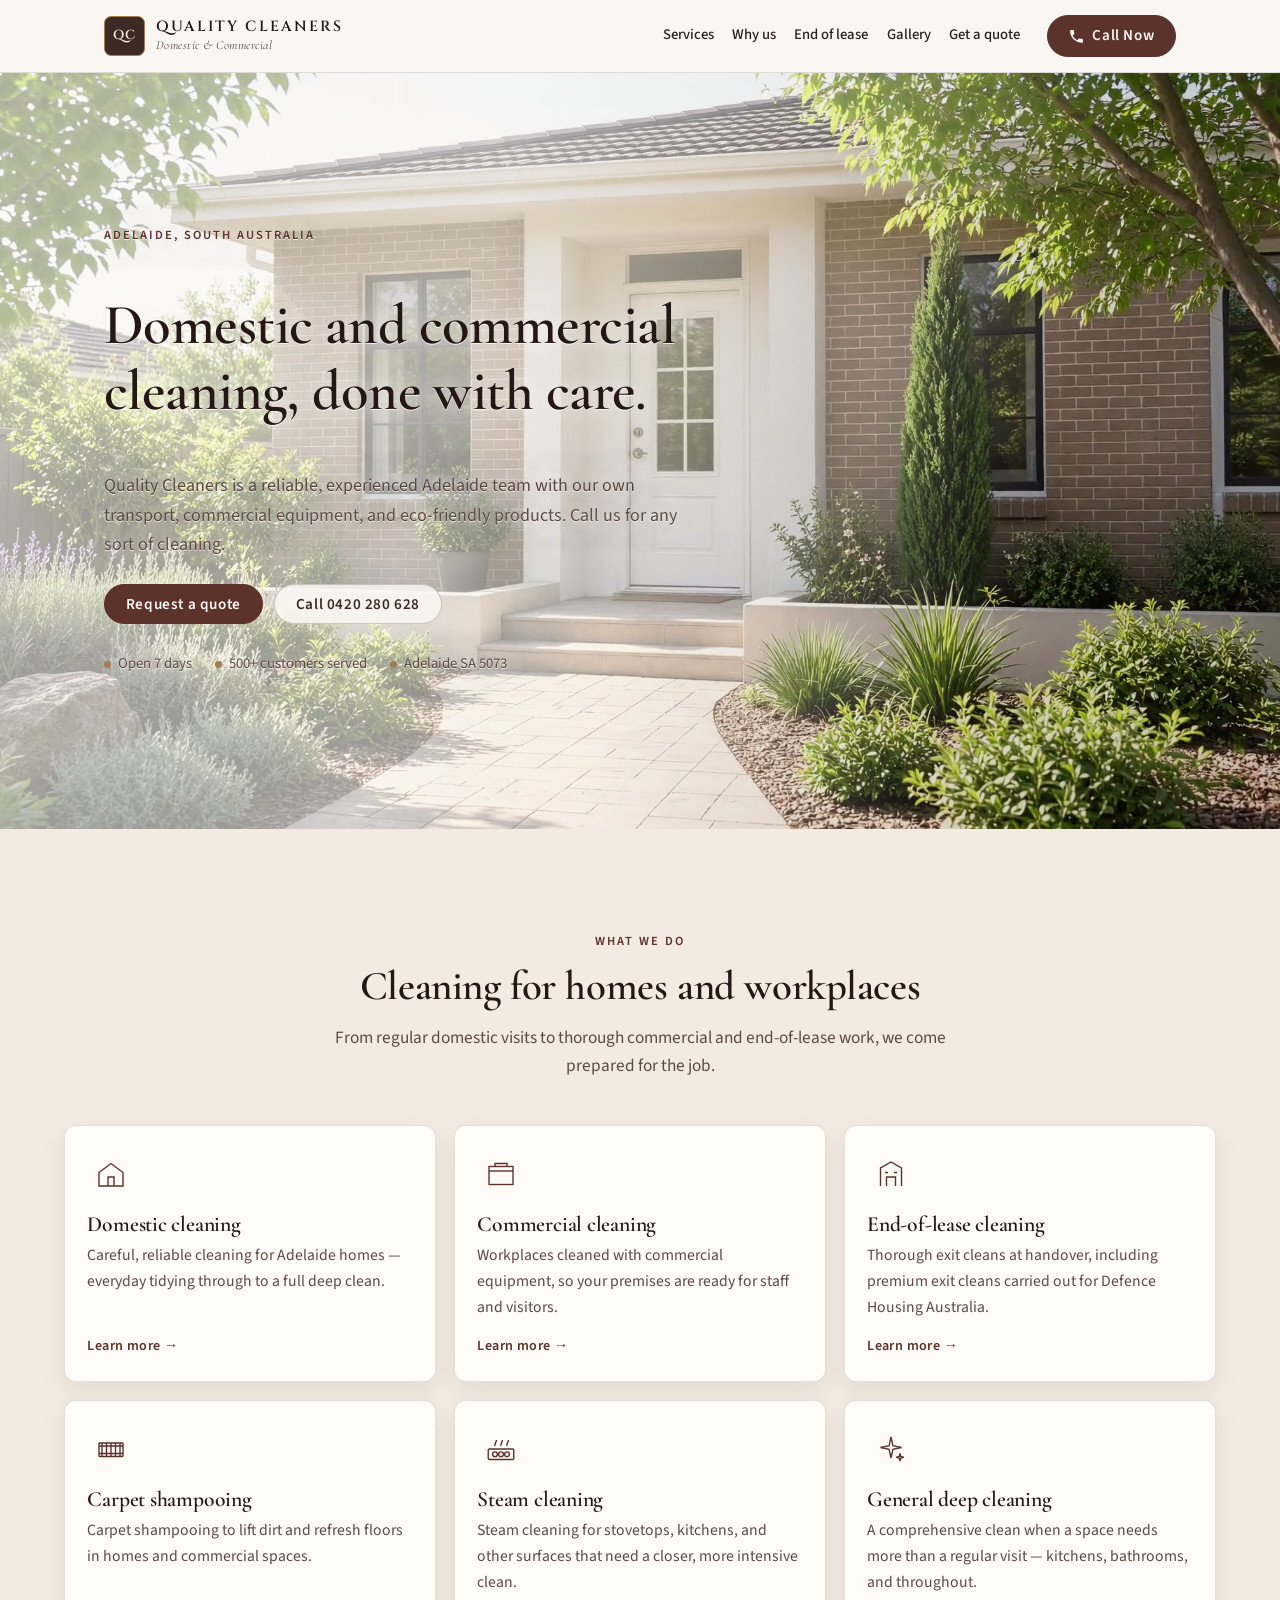
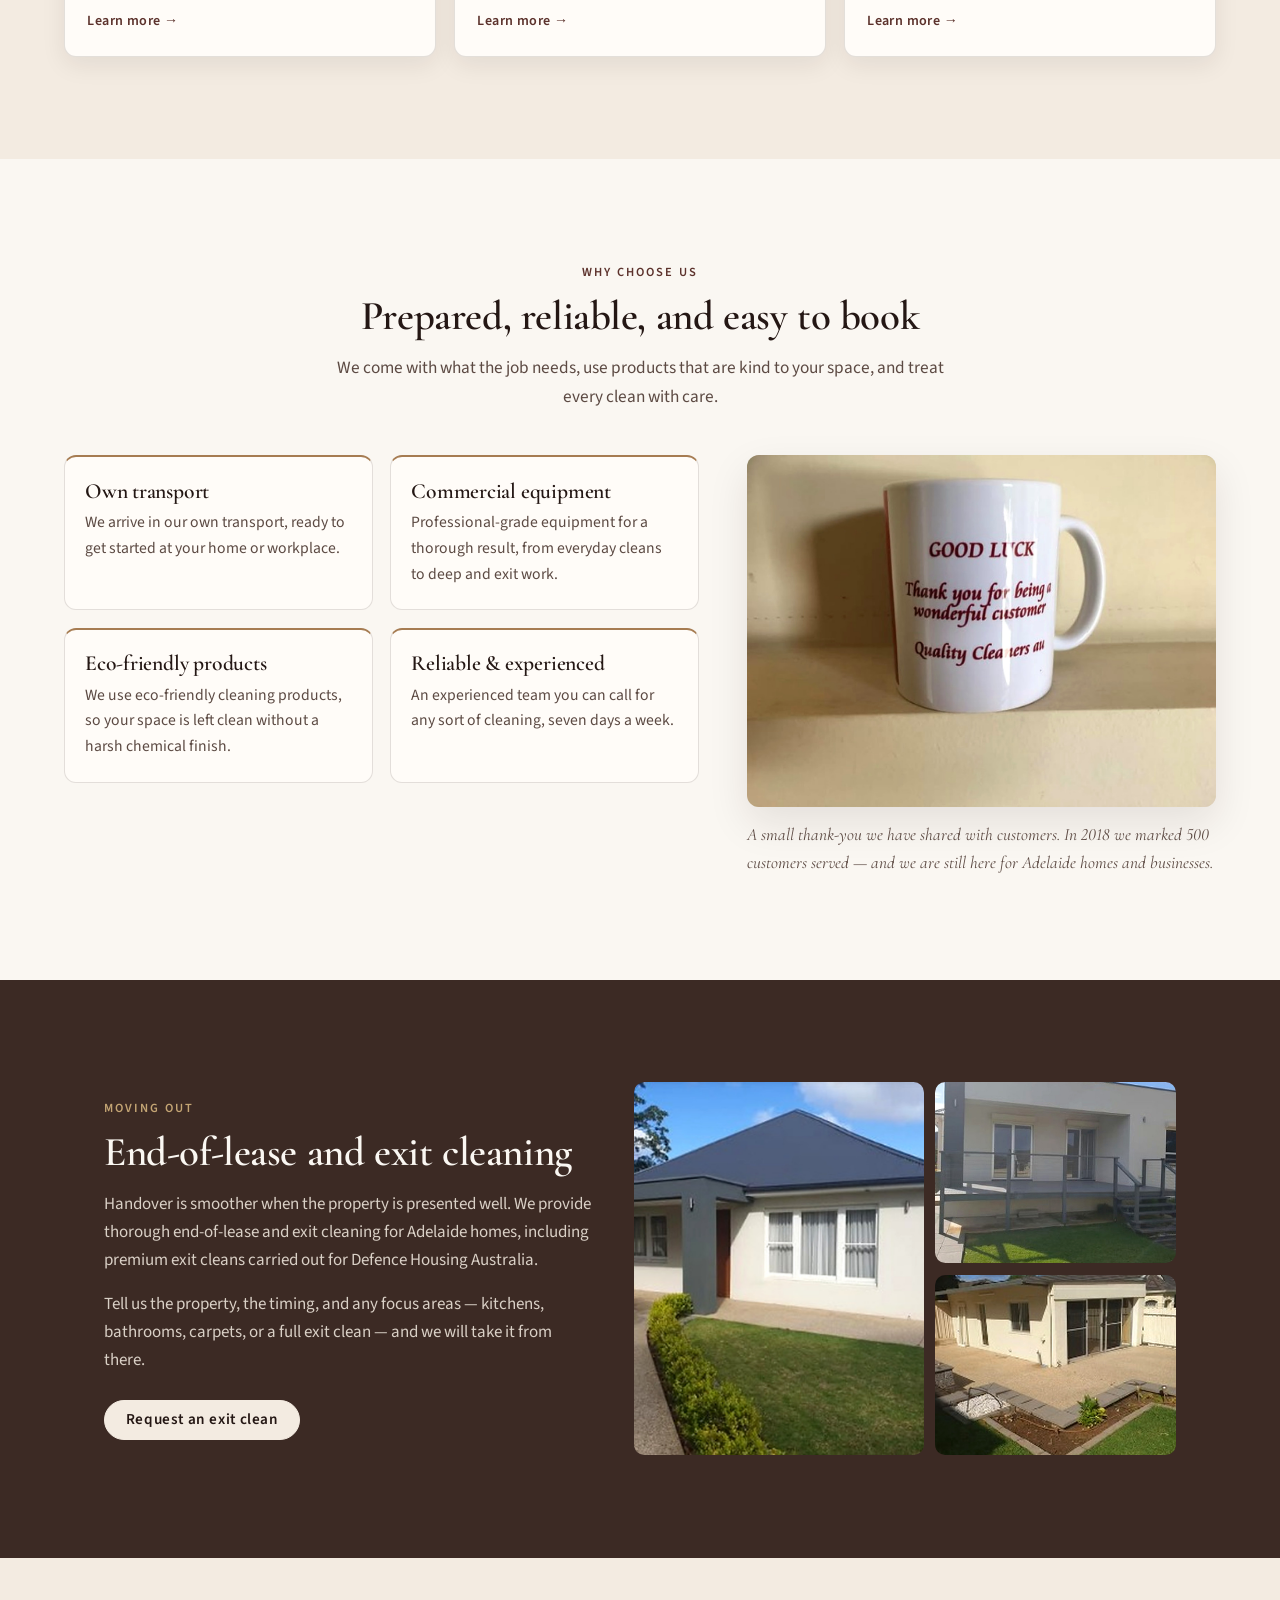
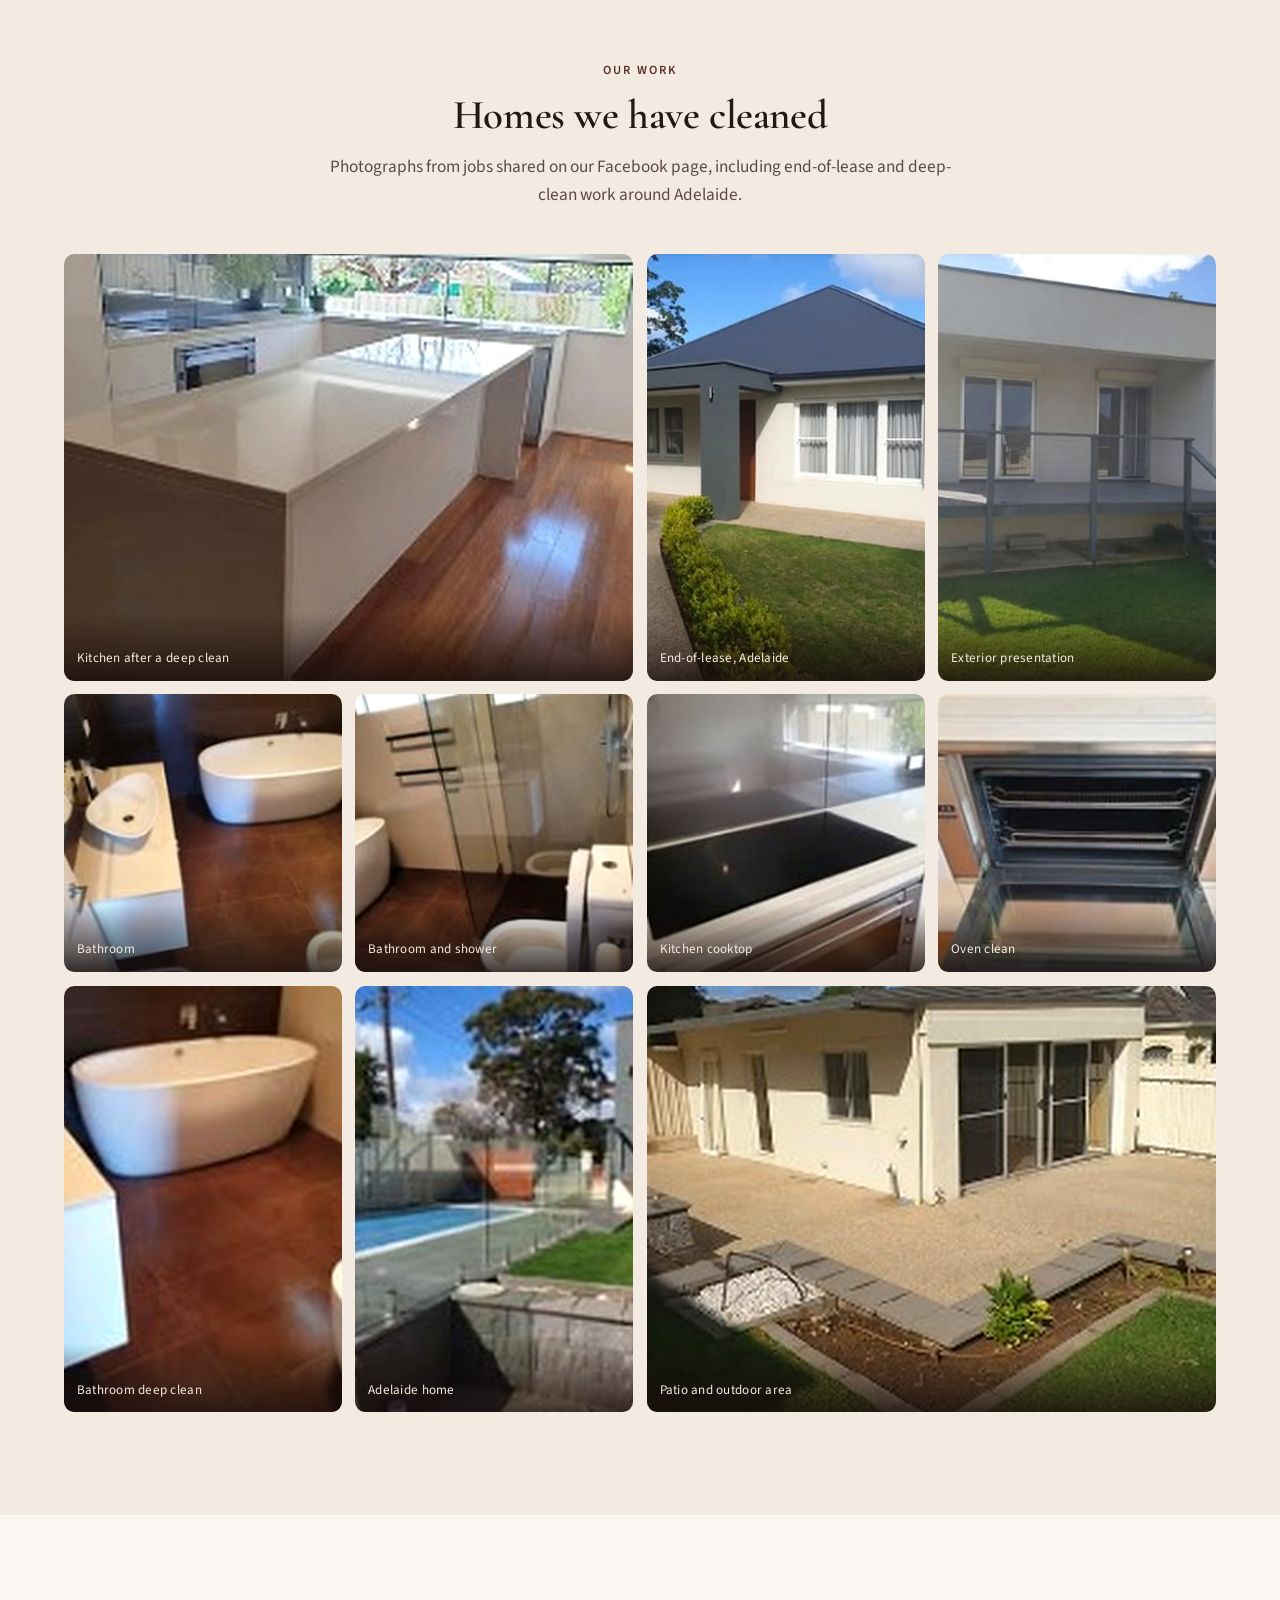
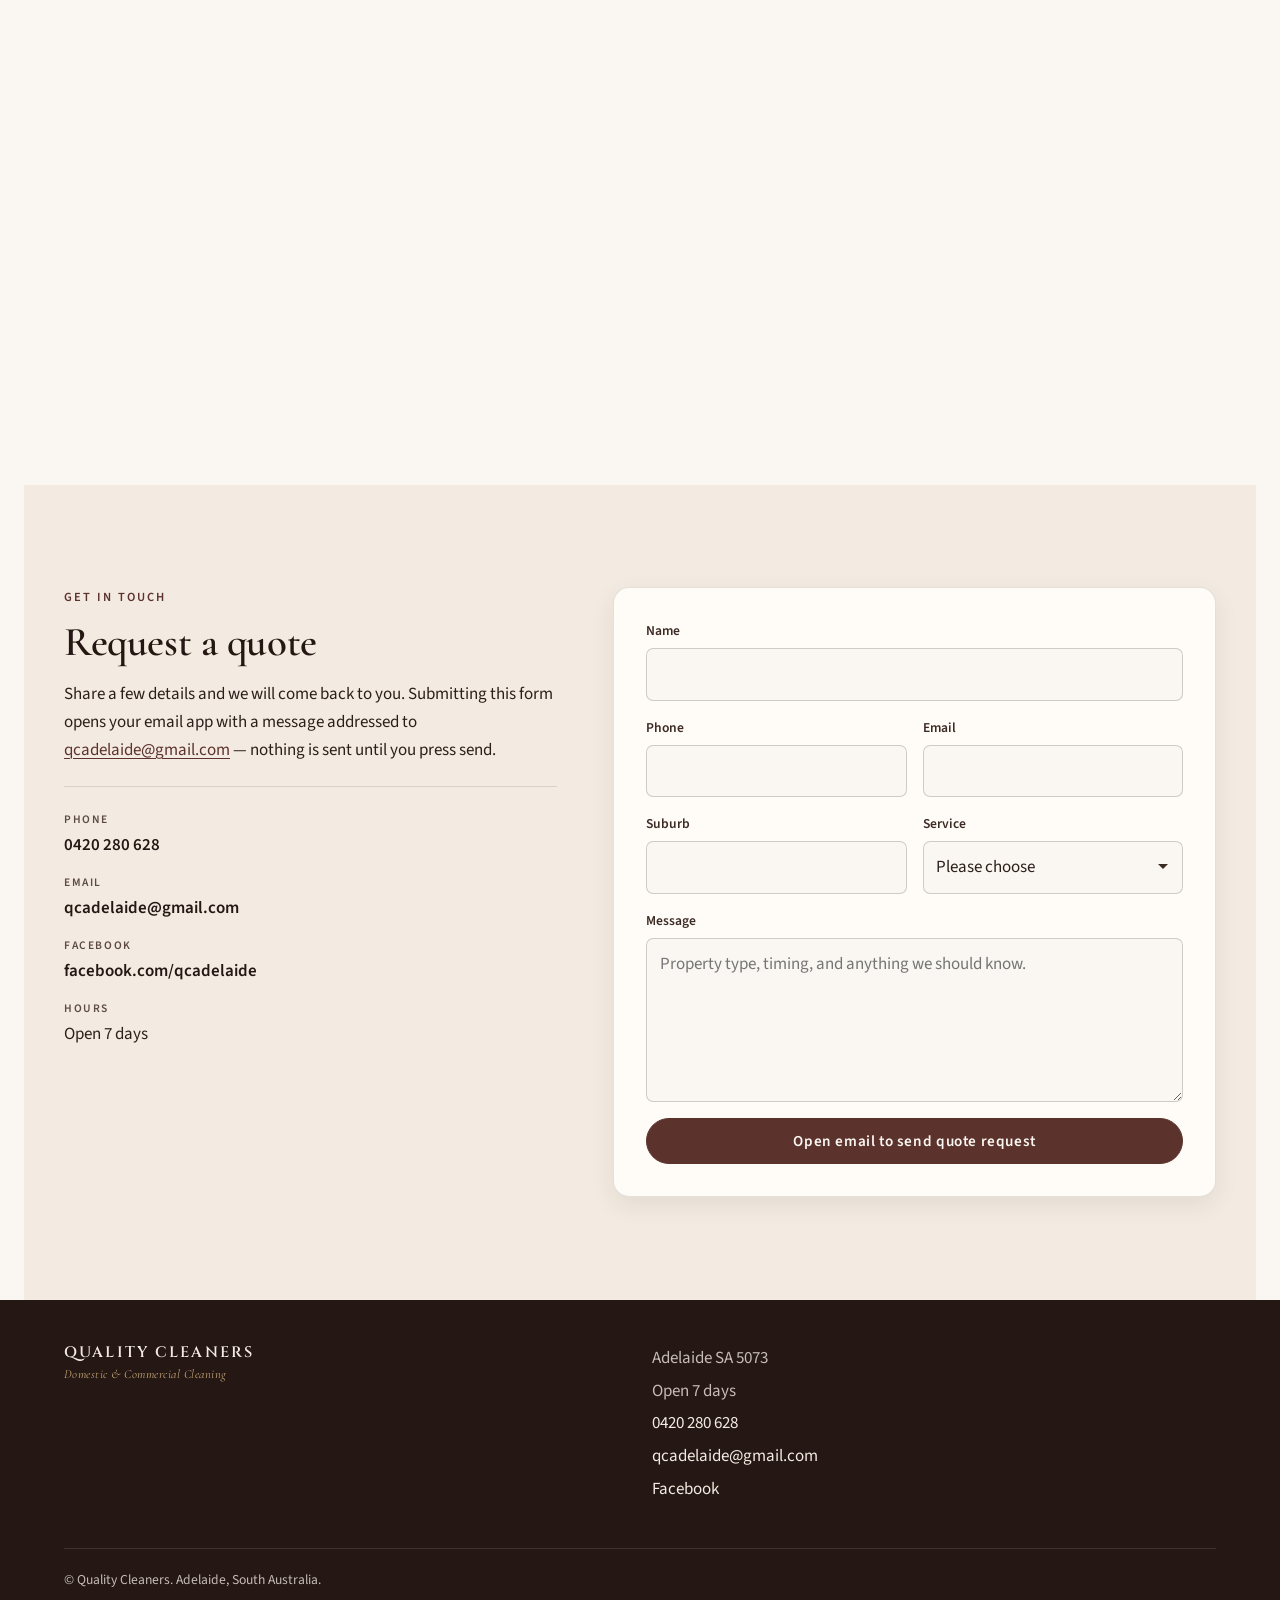
<file: index.html>
<!DOCTYPE html>
<html lang="en-AU">
<head>
  <meta charset="utf-8">
  <meta name="viewport" content="width=device-width, initial-scale=1">
  <title>Quality Cleaners | Domestic &amp; Commercial Cleaning in Adelaide</title>
  <meta name="description" content="Reliable, experienced Adelaide cleaners with our own transport, commercial equipment and eco-friendly products. Domestic, commercial, end-of-lease, carpet and steam cleaning. Open 7 days.">
  <meta name="theme-color" content="#3C2A24">
  <meta name="robots" content="index, follow">
  <meta name="geo.region" content="AU-SA">
  <meta name="geo.placename" content="Adelaide">
  <meta name="author" content="Quality Cleaners">
  <!-- TODO: Add a canonical URL and absolute og:image URL once the site has a live domain. -->
  <meta property="og:type" content="website">
  <meta property="og:locale" content="en_AU">
  <meta property="og:site_name" content="Quality Cleaners">
  <meta property="og:title" content="Quality Cleaners | Domestic &amp; Commercial Cleaning in Adelaide">
  <meta property="og:description" content="Reliable, experienced Adelaide cleaners with our own transport, commercial equipment and eco-friendly products. Open 7 days.">
  <meta property="og:image" content="images/og-image.jpg">
  <meta property="og:image:width" content="1200">
  <meta property="og:image:height" content="630">
  <meta property="og:image:alt" content="Quality Cleaners — a freshly cleaned kitchen in Adelaide.">
  <meta name="twitter:card" content="summary_large_image">
  <meta name="twitter:title" content="Quality Cleaners | Domestic &amp; Commercial Cleaning in Adelaide">
  <meta name="twitter:description" content="Reliable, experienced Adelaide cleaners. Own transport, commercial equipment, eco-friendly products. Open 7 days.">
  <meta name="twitter:image" content="images/og-image.jpg">
  <link rel="icon" href="favicon.svg" type="image/svg+xml">
  <link rel="icon" href="favicon.ico" sizes="any">
  <link rel="icon" href="favicon-32.png" type="image/png" sizes="32x32">
  <link rel="apple-touch-icon" href="apple-touch-icon.png">
  <link rel="preload" href="fonts/cinzel-normal-400-900-latin.woff2" as="font" type="font/woff2" crossorigin>
  <link rel="preload" href="fonts/cormorant-garamond-normal-400-700-latin.woff2" as="font" type="font/woff2" crossorigin>
  <link rel="preload" href="fonts/source-sans-3-normal-200-900-latin.woff2" as="font" type="font/woff2" crossorigin>
  <link rel="stylesheet" href="css/fonts.css">
  <link rel="stylesheet" href="css/styles.css">
  <script type="application/ld+json">
  {
    "@context": "https://schema.org",
    "@type": "LocalBusiness",
    "@id": "#quality-cleaners",
    "name": "Quality Cleaners",
    "alternateName": "Quality Cleaners au Domestic & Commercial Cleaning",
    "description": "Reliable, experienced Adelaide cleaners with our own transport, commercial equipment and eco-friendly products. Domestic, commercial, end-of-lease, carpet and steam cleaning.",
    "telephone": "+61420280628",
    "email": "qcadelaide@gmail.com",
    "image": "images/og-image.jpg",
    "address": {
      "@type": "PostalAddress",
      "addressLocality": "Adelaide",
      "addressRegion": "SA",
      "postalCode": "5073",
      "addressCountry": "AU"
    },
    "areaServed": {
      "@type": "City",
      "name": "Adelaide"
    },
    "openingHoursSpecification": {
      "@type": "OpeningHoursSpecification",
      "dayOfWeek": [
        "Monday", "Tuesday", "Wednesday", "Thursday", "Friday", "Saturday", "Sunday"
      ],
      "opens": "00:00",
      "closes": "23:59"
    },
    "sameAs": [
      "https://www.facebook.com/qcadelaide"
    ]
  }
  </script>
</head>
<body id="top">
  <a class="skip-link" href="#main">Skip to content</a>

  <header class="site-header" id="header">
    <div class="header-inner">
      <a class="logo" href="#top">
        <span class="logo-mark" aria-hidden="true">QC</span>
        <span class="logo-text">
          <span class="logo-name">Quality Cleaners</span>
          <span class="logo-tag">Domestic &amp; Commercial</span>
        </span>
      </a>
      <nav class="nav" id="site-nav" aria-label="Primary">
        <a href="#services">Services</a>
        <a href="#why-us">Why us</a>
        <a href="#end-of-lease">End of lease</a>
        <a href="#gallery">Gallery</a>
        <a href="#quote">Get a quote</a>
      </nav>
      <a class="btn btn-call" href="tel:+61420280628">
        <svg class="icon" viewBox="0 0 24 24" aria-hidden="true"><path fill="currentColor" d="M6.6 10.8c1.4 2.8 3.8 5.1 6.6 6.6l2.2-2.2c.3-.3.7-.4 1.1-.2 1.2.4 2.5.6 3.8.6.6 0 1 .4 1 1V20c0 .6-.4 1-1 1C10.6 21 3 13.4 3 4c0-.6.4-1 1-1h3.5c.6 0 1 .4 1 1 0 1.3.2 2.6.6 3.8.1.4 0 .8-.3 1.1L6.6 10.8z"/></svg>
        Call Now
      </a>
      <button class="nav-toggle" type="button" aria-expanded="false" aria-controls="site-nav" aria-label="Open menu">
        <span></span><span></span><span></span>
      </button>
    </div>
  </header>

  <main id="main">
    <section class="hero" aria-labelledby="hero-title">
      <div class="hero-media" aria-hidden="true">
        <video autoplay muted loop playsinline preload="metadata" poster="images/hero-poster.jpg" tabindex="-1">
          <source src="videos/hero.mp4?v=2" type="video/mp4">
          <source src="videos/hero.webm?v=2" type="video/webm">
        </video>
      </div>
      <div class="hero-overlay" aria-hidden="true"></div>
      <div class="hero-inner">
        <div class="hero-copy">
          <p class="eyebrow">Adelaide, South Australia</p>
          <h1 id="hero-title">Domestic and commercial cleaning, done with care.</h1>
          <p class="lead">Quality Cleaners is a reliable, experienced Adelaide team with our own transport, commercial equipment, and eco-friendly products. Call us for any sort of cleaning.</p>
          <div class="hero-actions">
            <a class="btn btn-primary" href="#quote">Request a quote</a>
            <a class="btn btn-ghost" href="tel:+61420280628">Call 0420 280 628</a>
          </div>
          <ul class="hero-points">
            <li>Open 7 days</li>
            <li>500+ customers served</li>
            <li>Adelaide SA 5073</li>
          </ul>
        </div>
      </div>
    </section>

    <section class="section services" id="services" aria-labelledby="services-title">
      <div class="section-head reveal">
        <p class="eyebrow">What we do</p>
        <h2 id="services-title">Cleaning for homes and workplaces</h2>
        <p class="section-intro">From regular domestic visits to thorough commercial and end-of-lease work, we come prepared for the job.</p>
      </div>
      <ul class="service-grid">
        <li>
          <a class="service-card reveal" href="services/domestic-cleaning.html">
            <span class="service-icon" aria-hidden="true">
              <svg viewBox="0 0 48 48" fill="none" stroke="currentColor" stroke-width="1.6"><path d="M8 22 L24 10 L40 22 V40 H8 Z"/><path d="M20 40 V28 H28 V40"/></svg>
            </span>
            <h3>Domestic cleaning</h3>
            <p>Careful, reliable cleaning for Adelaide homes — everyday tidying through to a full deep clean.</p>
            <span class="service-more">Learn more →</span>
          </a>
        </li>
        <li>
          <a class="service-card reveal" href="services/commercial-cleaning.html">
            <span class="service-icon" aria-hidden="true">
              <svg viewBox="0 0 48 48" fill="none" stroke="currentColor" stroke-width="1.6"><rect x="8" y="14" width="32" height="24"/><path d="M8 20 H40"/><path d="M16 14 V10 H32 V14"/></svg>
            </span>
            <h3>Commercial cleaning</h3>
            <p>Workplaces cleaned with commercial equipment, so your premises are ready for staff and visitors.</p>
            <span class="service-more">Learn more →</span>
          </a>
        </li>
        <li>
          <a class="service-card reveal" href="services/end-of-lease-cleaning.html">
            <span class="service-icon" aria-hidden="true">
              <svg viewBox="0 0 48 48" fill="none" stroke="currentColor" stroke-width="1.6"><path d="M10 40 V16 L24 8 L38 16 V40"/><path d="M18 40 V28 H30 V40"/><path d="M16 22 H20 M28 22 H32"/></svg>
            </span>
            <h3>End-of-lease cleaning</h3>
            <p>Thorough exit cleans at handover, including premium exit cleans carried out for Defence Housing Australia.</p>
            <span class="service-more">Learn more →</span>
          </a>
        </li>
        <li>
          <a class="service-card reveal" href="services/carpet-shampooing.html">
            <span class="service-icon" aria-hidden="true">
              <svg viewBox="0 0 48 48" fill="none" stroke="currentColor" stroke-width="1.6"><rect x="8" y="16" width="32" height="18" rx="1"/><path d="M12 16 V34 M18 16 V34 M24 16 V34 M30 16 V34 M36 16 V34"/><path d="M8 20 H40 M8 30 H40"/></svg>
            </span>
            <h3>Carpet shampooing</h3>
            <p>Carpet shampooing to lift dirt and refresh floors in homes and commercial spaces.</p>
            <span class="service-more">Learn more →</span>
          </a>
        </li>
        <li>
          <a class="service-card reveal" href="services/steam-cleaning.html">
            <span class="service-icon" aria-hidden="true">
              <svg viewBox="0 0 48 48" fill="none" stroke="currentColor" stroke-width="1.6"><rect x="7" y="24" width="34" height="14" rx="1.5"/><circle cx="16" cy="31" r="3.2"/><circle cx="24" cy="31" r="3.2"/><circle cx="32" cy="31" r="3.2"/><path d="M16 20 C15 16 18 15 18 12"/><path d="M24 20 C23 16 26 15 26 12"/><path d="M32 20 C31 16 34 15 34 12"/></svg>
            </span>
            <h3>Steam cleaning</h3>
            <p>Steam cleaning for stovetops, kitchens, and other surfaces that need a closer, more intensive clean.</p>
            <span class="service-more">Learn more →</span>
          </a>
        </li>
        <li>
          <a class="service-card reveal" href="services/general-deep-cleaning.html">
            <span class="service-icon" aria-hidden="true">
              <svg viewBox="0 0 48 48" fill="none" stroke="currentColor" stroke-width="1.6"><path d="M24 8 L26.5 19.5 L38 22 L26.5 24.5 L24 36 L21.5 24.5 L10 22 L21.5 19.5 Z"/><path d="M36 30 L37 34 L41 35 L37 36 L36 40 L35 36 L31 35 L35 34 Z"/></svg>
            </span>
            <h3>General deep cleaning</h3>
            <p>A comprehensive clean when a space needs more than a regular visit — kitchens, bathrooms, and throughout.</p>
            <span class="service-more">Learn more →</span>
          </a>
        </li>
      </ul>
    </section>

    <section class="section why" id="why-us" aria-labelledby="why-title">
      <div class="section-head reveal">
        <p class="eyebrow">Why choose us</p>
        <h2 id="why-title">Prepared, reliable, and easy to book</h2>
        <p class="section-intro">We come with what the job needs, use products that are kind to your space, and treat every clean with care.</p>
      </div>
      <div class="why-layout">
        <ul class="why-grid">
          <li class="reveal">
            <h3>Own transport</h3>
            <p>We arrive in our own transport, ready to get started at your home or workplace.</p>
          </li>
          <li class="reveal">
            <h3>Commercial equipment</h3>
            <p>Professional-grade equipment for a thorough result, from everyday cleans to deep and exit work.</p>
          </li>
          <li class="reveal">
            <h3>Eco-friendly products</h3>
            <p>We use eco-friendly cleaning products, so your space is left clean without a harsh chemical finish.</p>
          </li>
          <li class="reveal">
            <h3>Reliable &amp; experienced</h3>
            <p>An experienced team you can call for any sort of cleaning, seven days a week.</p>
          </li>
        </ul>
        <figure class="why-aside reveal">
          <img src="images/thank-you-mug.jpg" width="1201" height="900" alt="A Quality Cleaners thank-you mug that reads: Good luck. Thank you for being a wonderful customer.">
          <figcaption>A small thank-you we have shared with customers. In 2018 we marked 500 customers served — and we are still here for Adelaide homes and businesses.</figcaption>
        </figure>
      </div>
    </section>

    <section class="section eol" id="end-of-lease" aria-labelledby="eol-title">
      <div class="eol-copy reveal">
        <p class="eyebrow">Moving out</p>
        <h2 id="eol-title">End-of-lease and exit cleaning</h2>
        <p>Handover is smoother when the property is presented well. We provide thorough end-of-lease and exit cleaning for Adelaide homes, including premium exit cleans carried out for Defence Housing Australia.</p>
        <p>Tell us the property, the timing, and any focus areas — kitchens, bathrooms, carpets, or a full exit clean — and we will take it from there.</p>
        <a class="btn btn-primary" href="?service=end-of-lease-cleaning#quote">Request an exit clean</a>
      </div>
      <div class="eol-photos reveal">
        <figure>
          <img src="images/gallery-house-front.jpg" width="936" height="900" alt="A freshly presented Adelaide home after an end-of-lease clean.">
        </figure>
        <figure>
          <img src="images/gallery-house-balcony.jpg" width="936" height="900" alt="A modern Adelaide townhouse with a clean outdoor deck and lawn.">
        </figure>
        <figure>
          <img src="images/gallery-house-patio.jpg" width="900" height="904" alt="A clean patio and backyard after an exit clean.">
        </figure>
      </div>
    </section>

    <section class="section gallery" id="gallery" aria-labelledby="gallery-title">
      <div class="section-head reveal">
        <p class="eyebrow">Our work</p>
        <h2 id="gallery-title">Homes we have cleaned</h2>
        <p class="section-intro">Photographs from jobs shared on our Facebook page, including end-of-lease and deep-clean work around Adelaide.</p>
      </div>
      <div class="gallery-grid">
        <figure class="wide reveal">
          <img src="images/gallery-kitchen.jpg" width="900" height="904" alt="A glossy white kitchen island and timber floors after a deep clean.">
          <figcaption>Kitchen after a deep clean</figcaption>
        </figure>
        <figure class="reveal">
          <img src="images/gallery-house-front.jpg" width="936" height="900" alt="Front of an Adelaide home presented for end-of-lease handover.">
          <figcaption>End-of-lease, Adelaide</figcaption>
        </figure>
        <figure class="reveal">
          <img src="images/gallery-house-balcony.jpg" width="936" height="900" alt="Clean rear deck and facade of an Adelaide townhouse.">
          <figcaption>Exterior presentation</figcaption>
        </figure>
        <figure class="reveal">
          <img src="images/gallery-bathroom.jpg" width="600" height="604" alt="A bathroom with a clean vanity, vessel basin and freestanding bath.">
          <figcaption>Bathroom</figcaption>
        </figure>
        <figure class="reveal">
          <img src="images/gallery-shower.jpg" width="600" height="600" alt="A glass shower, toilet and tiled bathroom after cleaning.">
          <figcaption>Bathroom and shower</figcaption>
        </figure>
        <figure class="reveal">
          <img src="images/gallery-cooktop.jpg" width="600" height="604" alt="A clean induction cooktop and kitchen benchtop after steam cleaning.">
          <figcaption>Kitchen cooktop</figcaption>
        </figure>
        <figure class="reveal">
          <img src="images/gallery-oven.jpg" width="600" height="600" alt="A clean oven with the door open, shelves wiped down.">
          <figcaption>Oven clean</figcaption>
        </figure>
        <figure class="reveal">
          <img src="images/gallery-bathtub.jpg" width="600" height="600" alt="A freestanding bath and tiled bathroom floor.">
          <figcaption>Bathroom deep clean</figcaption>
        </figure>
        <figure class="reveal">
          <img src="images/gallery-house-pool.jpg" width="600" height="600" alt="An Adelaide backyard with a swimming pool, glass fencing and lawn.">
          <figcaption>Adelaide home</figcaption>
        </figure>
        <figure class="wide reveal">
          <img src="images/gallery-house-patio.jpg" width="900" height="904" alt="A clean paved patio and garden beds at the rear of a house.">
          <figcaption>Patio and outdoor area</figcaption>
        </figure>
      </div>
    </section>

    <section class="section area" id="service-area" aria-labelledby="area-title">
      <div class="area-card reveal">
        <p class="eyebrow">Where we work</p>
        <h2 id="area-title">Cleaning across Adelaide</h2>
        <p>Quality Cleaners is based in Adelaide, South Australia, postcode 5073. We clean homes and commercial premises across Adelaide — get in touch with your suburb and we will let you know how we can help.</p>
        <!-- TODO: Confirm street address. An older cover image showed 80 Montacute Road, Hectorville, Adelaide 5073. Displaying only Adelaide SA 5073 until confirmed. -->
        <p class="area-address">
          <strong>Adelaide SA 5073</strong>
          <span>Open 7 days</span>
        </p>
        <div class="area-actions">
          <a class="btn btn-primary" href="#quote">Request a quote</a>
          <a class="btn btn-ghost" href="tel:+61420280628">Call 0420 280 628</a>
        </div>
      </div>
    </section>

    <section class="section quote" id="quote" aria-labelledby="quote-title">
      <div class="quote-intro reveal">
        <p class="eyebrow">Get in touch</p>
        <h2 id="quote-title">Request a quote</h2>
        <p>Share a few details and we will come back to you. Submitting this form opens your email app with a message addressed to <a href="mailto:qcadelaide@gmail.com">qcadelaide@gmail.com</a> — nothing is sent until you press send.</p>
        <ul class="contact-list">
          <li>
            <span class="label">Phone</span>
            <a href="tel:+61420280628">0420 280 628</a>
          </li>
          <li>
            <span class="label">Email</span>
            <a href="mailto:qcadelaide@gmail.com">qcadelaide@gmail.com</a>
          </li>
          <li>
            <span class="label">Facebook</span>
            <a href="https://www.facebook.com/qcadelaide" rel="noopener noreferrer" target="_blank">facebook.com/qcadelaide</a>
          </li>
          <li>
            <span class="label">Hours</span>
            <span>Open 7 days</span>
          </li>
        </ul>
      </div>
      <form class="quote-form reveal" id="quote-form" action="mailto:qcadelaide@gmail.com" method="post" enctype="text/plain" novalidate>
        <div class="field">
          <label for="name">Name</label>
          <input id="name" name="name" type="text" autocomplete="name" required>
        </div>
        <div class="field-row">
          <div class="field">
            <label for="phone">Phone</label>
            <input id="phone" name="phone" type="tel" autocomplete="tel" inputmode="tel" required>
          </div>
          <div class="field">
            <label for="email">Email</label>
            <input id="email" name="email" type="email" autocomplete="email" required>
          </div>
        </div>
        <div class="field-row">
          <div class="field">
            <label for="suburb">Suburb</label>
            <input id="suburb" name="suburb" type="text" autocomplete="address-level2" required>
          </div>
          <div class="field">
            <label for="service">Service</label>
            <select id="service" name="service" required>
              <option value="">Please choose</option>
              <option>Domestic cleaning</option>
              <option>Commercial cleaning</option>
              <option>End-of-lease / exit cleaning</option>
              <option>Carpet shampooing</option>
              <option>Steam cleaning</option>
              <option>General deep cleaning</option>
              <option>Other / not sure</option>
            </select>
          </div>
        </div>
        <div class="field">
          <label for="message">Message</label>
          <textarea id="message" name="message" rows="5" placeholder="Property type, timing, and anything we should know."></textarea>
        </div>
        <button class="btn btn-primary btn-submit" type="submit">Open email to send quote request</button>
        <p class="form-note" id="form-note" role="status" hidden></p>
      </form>
    </section>
  </main>

  <footer class="site-footer">
    <div class="footer-inner">
      <div class="footer-brand">
        <p class="logo-name">Quality Cleaners</p>
        <p class="logo-tag">Domestic &amp; Commercial Cleaning</p>
      </div>
      <div class="footer-contact">
        <!-- TODO: Confirm street address. An older cover image showed 80 Montacute Road, Hectorville, Adelaide 5073. Displaying only Adelaide SA 5073 until confirmed. -->
        <p>Adelaide SA 5073</p>
        <p>Open 7 days</p>
        <p><a href="tel:+61420280628">0420 280 628</a></p>
        <p><a href="mailto:qcadelaide@gmail.com">qcadelaide@gmail.com</a></p>
        <p><a href="https://www.facebook.com/qcadelaide" rel="noopener noreferrer" target="_blank">Facebook</a></p>
      </div>
      <p class="footer-copy">&copy; Quality Cleaners. Adelaide, South Australia.</p>
    </div>
  </footer>

  <script src="js/main.js"></script>
</body>
</html>
</file>
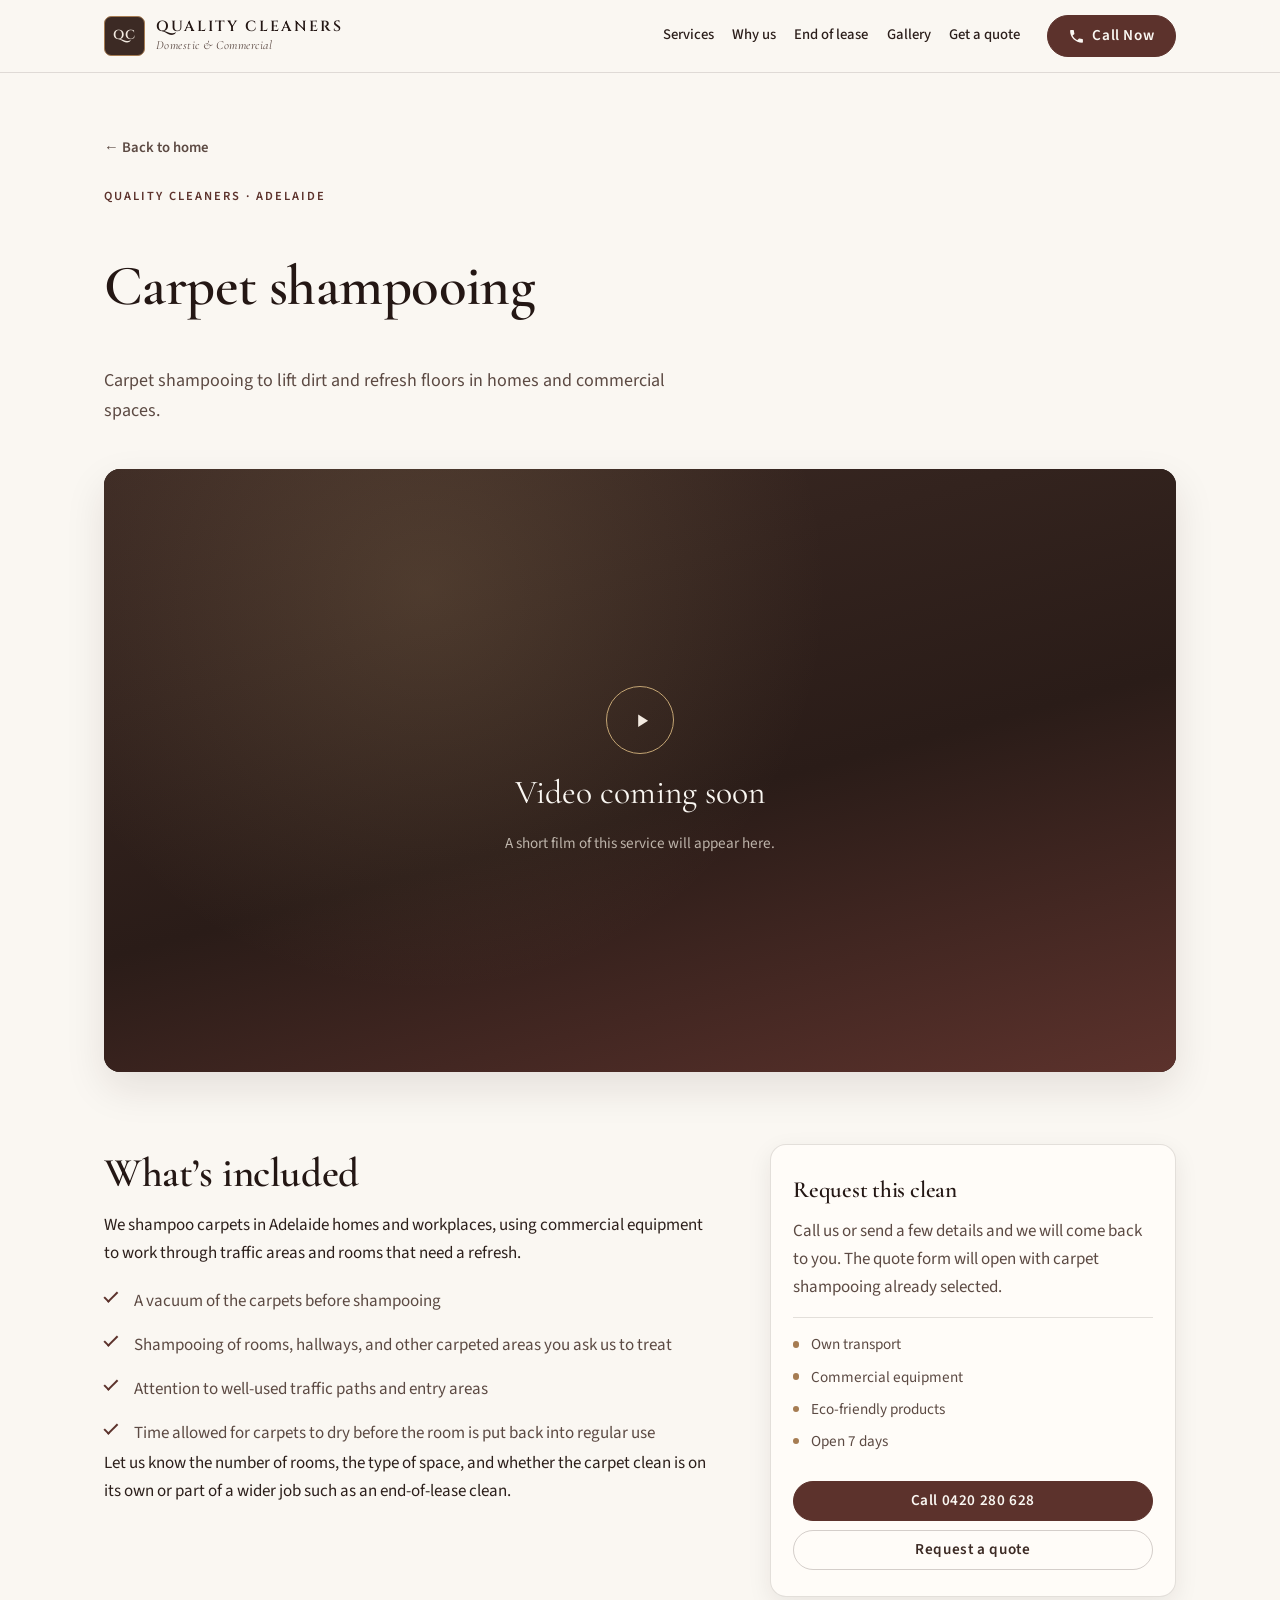
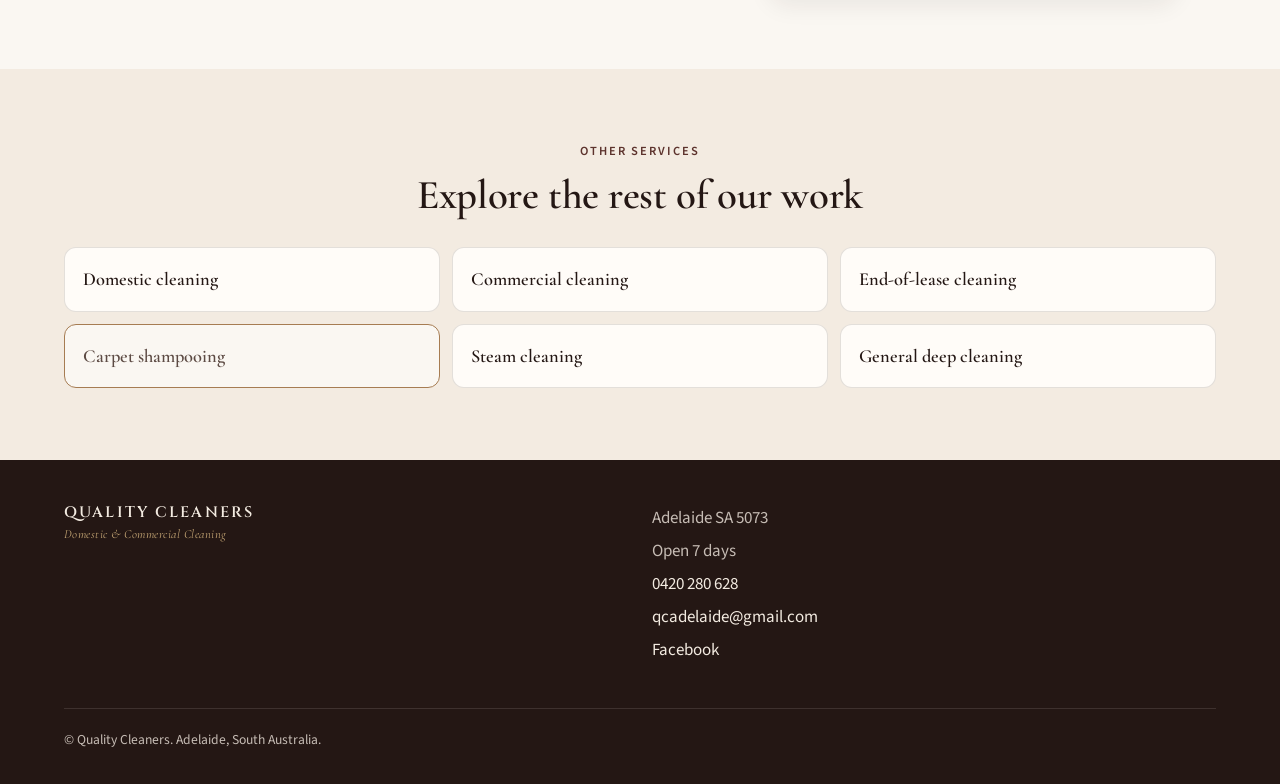
<file: services/carpet-shampooing.html>
<!DOCTYPE html>
<html lang="en-AU">
<head>
  <meta charset="utf-8">
  <meta name="viewport" content="width=device-width, initial-scale=1">
  <title>Carpet Shampooing in Adelaide | Quality Cleaners</title>
  <meta name="description" content="Carpet shampooing for Adelaide homes and commercial spaces, using commercial equipment. Open 7 days.">
  <meta name="theme-color" content="#3C2A24">
  <meta name="robots" content="index, follow">
  <meta name="geo.region" content="AU-SA">
  <meta name="geo.placename" content="Adelaide">
  <meta name="author" content="Quality Cleaners">
  <!-- TODO: Add a canonical URL and absolute og:image URL once the site has a live domain. -->
  <meta property="og:type" content="website">
  <meta property="og:locale" content="en_AU">
  <meta property="og:site_name" content="Quality Cleaners">
  <meta property="og:title" content="Carpet Shampooing in Adelaide | Quality Cleaners">
  <meta property="og:description" content="Carpet shampooing for Adelaide homes and commercial spaces, using commercial equipment. Open 7 days.">
  <meta property="og:image" content="../images/og-image.jpg">
  <meta property="og:image:width" content="1200">
  <meta property="og:image:height" content="630">
  <meta property="og:image:alt" content="Quality Cleaners — a freshly cleaned kitchen in Adelaide.">
  <meta name="twitter:card" content="summary_large_image">
  <meta name="twitter:title" content="Carpet Shampooing in Adelaide | Quality Cleaners">
  <meta name="twitter:description" content="Carpet shampooing for Adelaide homes and commercial spaces, using commercial equipment. Open 7 days.">
  <meta name="twitter:image" content="../images/og-image.jpg">
  <link rel="icon" href="../favicon.svg" type="image/svg+xml">
  <link rel="icon" href="../favicon.ico" sizes="any">
  <link rel="icon" href="../favicon-32.png" type="image/png" sizes="32x32">
  <link rel="apple-touch-icon" href="../apple-touch-icon.png">
  <link rel="preload" href="../fonts/cinzel-normal-400-900-latin.woff2" as="font" type="font/woff2" crossorigin>
  <link rel="preload" href="../fonts/cormorant-garamond-normal-400-700-latin.woff2" as="font" type="font/woff2" crossorigin>
  <link rel="preload" href="../fonts/source-sans-3-normal-200-900-latin.woff2" as="font" type="font/woff2" crossorigin>
  <link rel="stylesheet" href="../css/fonts.css">
  <link rel="stylesheet" href="../css/styles.css">
</head>
<body id="top">
  <a class="skip-link" href="#main">Skip to content</a>

  <header class="site-header" id="header">
    <div class="header-inner">
      <a class="logo" href="../index.html">
        <span class="logo-mark" aria-hidden="true">QC</span>
        <span class="logo-text">
          <span class="logo-name">Quality Cleaners</span>
          <span class="logo-tag">Domestic &amp; Commercial</span>
        </span>
      </a>
      <nav class="nav" id="site-nav" aria-label="Primary">
        <a href="../index.html#services">Services</a>
        <a href="../index.html#why-us">Why us</a>
        <a href="../index.html#end-of-lease">End of lease</a>
        <a href="../index.html#gallery">Gallery</a>
        <a href="../index.html#quote">Get a quote</a>
      </nav>
      <a class="btn btn-call" href="tel:+61420280628">
        <svg class="icon" viewBox="0 0 24 24" aria-hidden="true"><path fill="currentColor" d="M6.6 10.8c1.4 2.8 3.8 5.1 6.6 6.6l2.2-2.2c.3-.3.7-.4 1.1-.2 1.2.4 2.5.6 3.8.6.6 0 1 .4 1 1V20c0 .6-.4 1-1 1C10.6 21 3 13.4 3 4c0-.6.4-1 1-1h3.5c.6 0 1 .4 1 1 0 1.3.2 2.6.6 3.8.1.4 0 .8-.3 1.1L6.6 10.8z"/></svg>
        Call Now
      </a>
      <button class="nav-toggle" type="button" aria-expanded="false" aria-controls="site-nav" aria-label="Open menu">
        <span></span><span></span><span></span>
      </button>
    </div>
  </header>

  <main id="main">
    <section class="service-hero" aria-labelledby="service-title">
      <a class="page-back" href="../index.html">← Back to home</a>
      <p class="eyebrow">Quality Cleaners · Adelaide</p>
      <h1 id="service-title">Carpet shampooing</h1>
      <p class="lead">Carpet shampooing to lift dirt and refresh floors in homes and commercial spaces.</p>
    </section>

    <section class="service-media" aria-label="Service video">
      <div class="video-frame is-ready" data-service-video>
        <video autoplay muted loop playsinline preload="auto" poster="../images/carpet-shampooing-poster.jpg" src="../videos/carpet-shampooing.mp4" aria-hidden="true">
          Your browser does not play this video. You can <a href="../videos/carpet-shampooing.mp4">download it</a> instead.
        </video>
        <div class="video-placeholder" hidden>
          <span class="play-mark" aria-hidden="true">
            <svg viewBox="0 0 24 24" fill="currentColor"><path d="M8 5v14l11-7z"/></svg>
          </span>
          <p>Video coming soon</p>
          <p class="video-note">A short film of this service will appear here.</p>
        </div>
      </div>
    </section>

    <section class="service-body">
      <div>
        <h2>What&rsquo;s included</h2>
        <p>We shampoo carpets in Adelaide homes and workplaces, using commercial equipment to work through traffic areas and rooms that need a refresh.</p>
        <ul class="checklist">
            <li>A vacuum of the carpets before shampooing</li>
            <li>Shampooing of rooms, hallways, and other carpeted areas you ask us to treat</li>
            <li>Attention to well-used traffic paths and entry areas</li>
            <li>Time allowed for carpets to dry before the room is put back into regular use</li>
        </ul>
        <p>Let us know the number of rooms, the type of space, and whether the carpet clean is on its own or part of a wider job such as an end-of-lease clean.</p>
      </div>
      <aside class="service-aside">
        <h2>Request this clean</h2>
        <p>Call us or send a few details and we will come back to you. The quote form will open with carpet shampooing already selected.</p>
        <ul class="service-facts">
          <li>Own transport</li>
          <li>Commercial equipment</li>
          <li>Eco-friendly products</li>
          <li>Open 7 days</li>
        </ul>
        <a class="btn btn-primary" href="tel:+61420280628">Call 0420 280 628</a>
        <a class="btn btn-ghost" href="../index.html?service=carpet-shampooing#quote">Request a quote</a>
      </aside>
    </section>

    <section class="other-services" aria-labelledby="other-title">
      <div class="section-head">
        <p class="eyebrow">Other services</p>
        <h2 id="other-title">Explore the rest of our work</h2>
      </div>
      <ul class="other-grid">
        <li><a href="domestic-cleaning.html">Domestic cleaning</a></li>
        <li><a href="commercial-cleaning.html">Commercial cleaning</a></li>
        <li><a href="end-of-lease-cleaning.html">End-of-lease cleaning</a></li>
        <li><span class="is-current">Carpet shampooing <span class="visually-hidden">(current page)</span></span></li>
        <li><a href="steam-cleaning.html">Steam cleaning</a></li>
        <li><a href="general-deep-cleaning.html">General deep cleaning</a></li>
      </ul>
    </section>
  </main>

  <footer class="site-footer">
    <div class="footer-inner">
      <div class="footer-brand">
        <p class="logo-name">Quality Cleaners</p>
        <p class="logo-tag">Domestic &amp; Commercial Cleaning</p>
      </div>
      <div class="footer-contact">
        <!-- TODO: Confirm street address. An older cover image showed 80 Montacute Road, Hectorville, Adelaide 5073. Displaying only Adelaide SA 5073 until confirmed. -->
        <p>Adelaide SA 5073</p>
        <p>Open 7 days</p>
        <p><a href="tel:+61420280628">0420 280 628</a></p>
        <p><a href="mailto:qcadelaide@gmail.com">qcadelaide@gmail.com</a></p>
        <p><a href="https://www.facebook.com/qcadelaide" rel="noopener noreferrer" target="_blank">Facebook</a></p>
      </div>
      <p class="footer-copy">&copy; Quality Cleaners. Adelaide, South Australia.</p>
    </div>
  </footer>

  <script src="../js/main.js"></script>
</body>
</html>
</file>
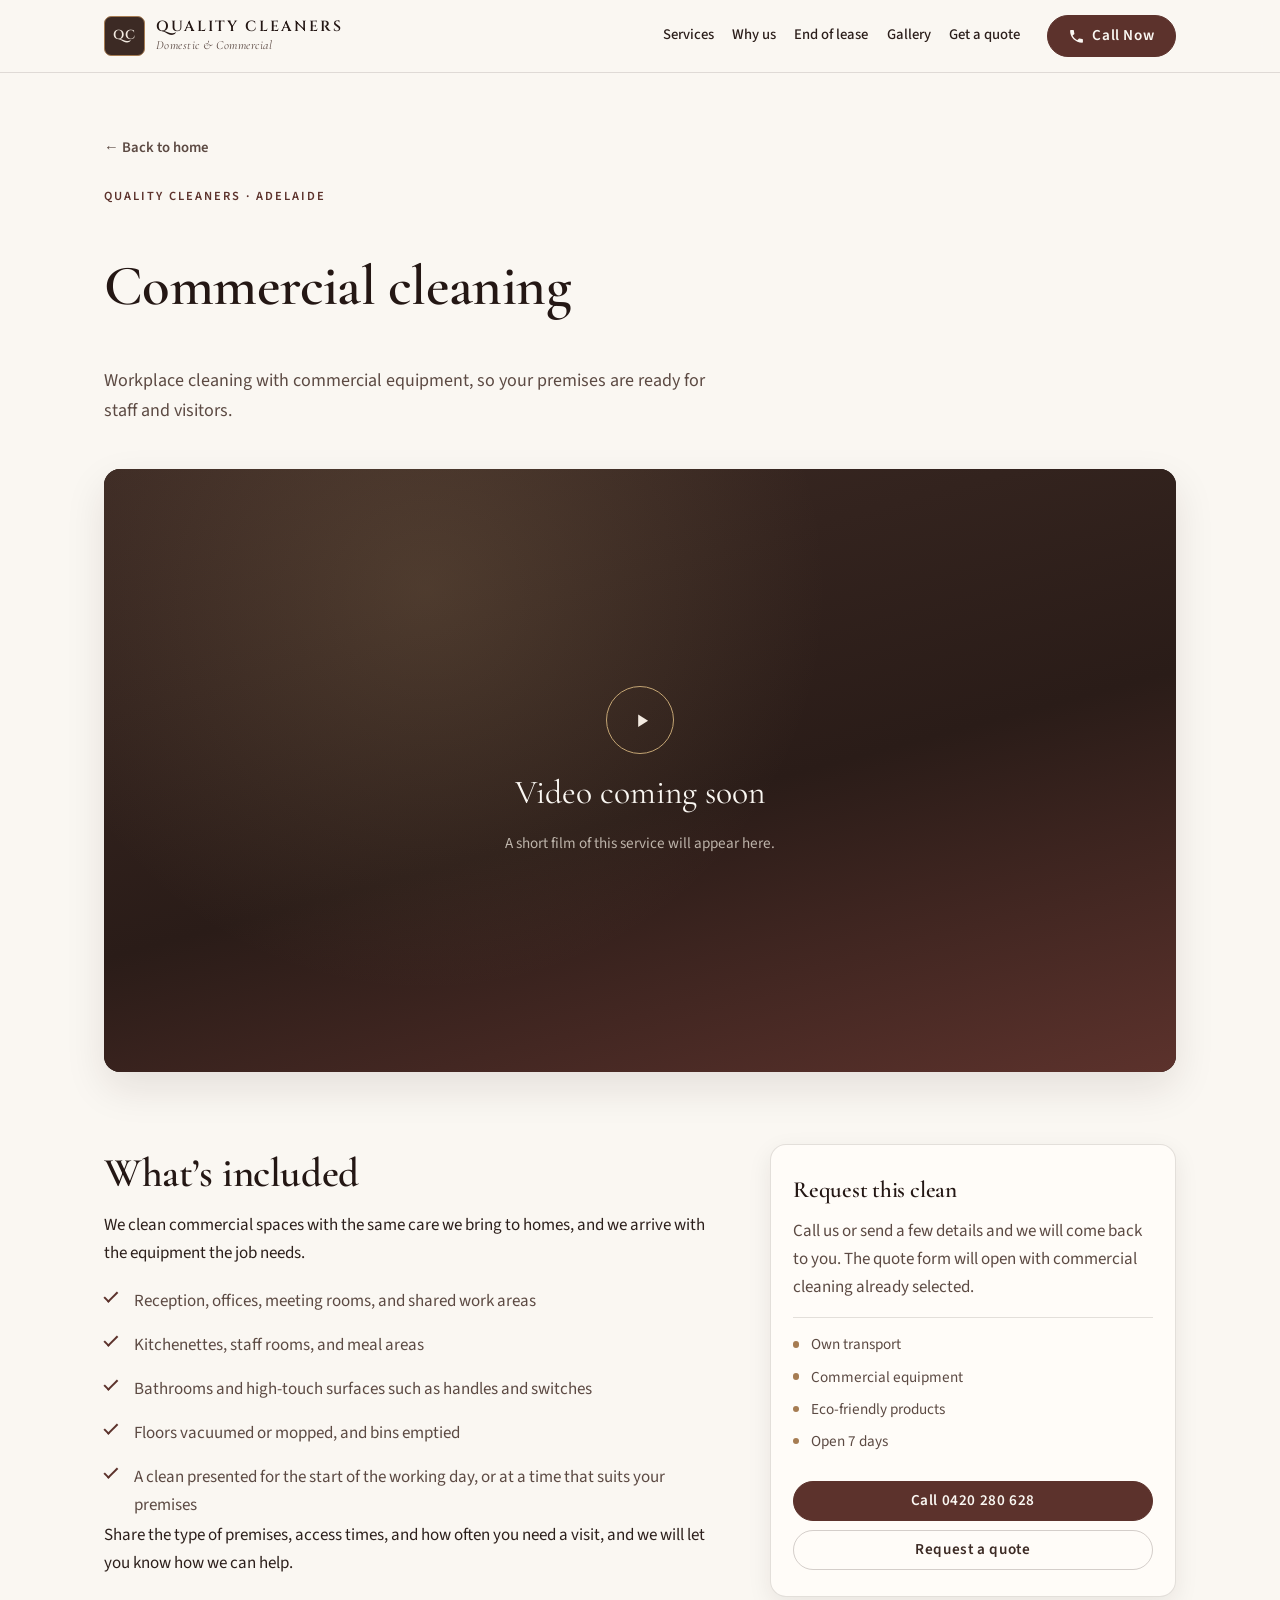
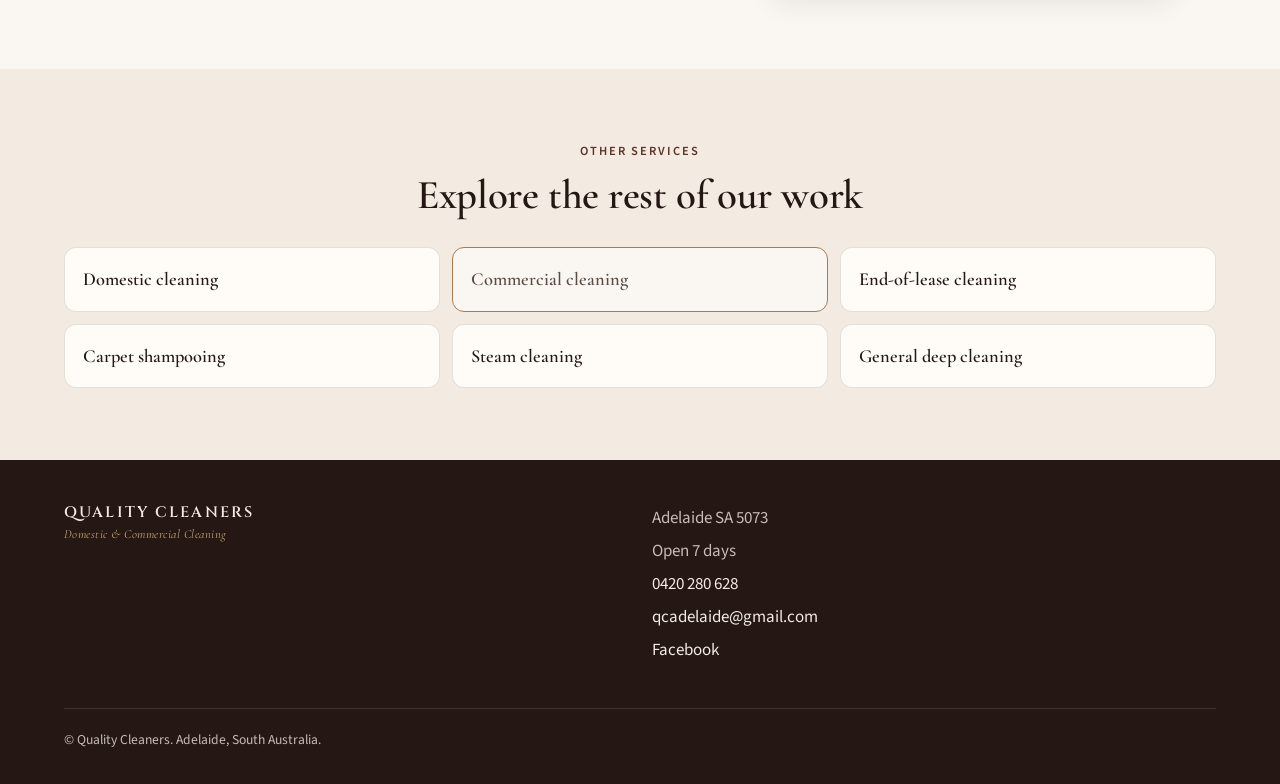
<file: services/commercial-cleaning.html>
<!DOCTYPE html>
<html lang="en-AU">
<head>
  <meta charset="utf-8">
  <meta name="viewport" content="width=device-width, initial-scale=1">
  <title>Commercial Cleaning in Adelaide | Quality Cleaners</title>
  <meta name="description" content="Commercial cleaning for Adelaide workplaces, using commercial equipment and eco-friendly products. Open 7 days.">
  <meta name="theme-color" content="#3C2A24">
  <meta name="robots" content="index, follow">
  <meta name="geo.region" content="AU-SA">
  <meta name="geo.placename" content="Adelaide">
  <meta name="author" content="Quality Cleaners">
  <!-- TODO: Add a canonical URL and absolute og:image URL once the site has a live domain. -->
  <meta property="og:type" content="website">
  <meta property="og:locale" content="en_AU">
  <meta property="og:site_name" content="Quality Cleaners">
  <meta property="og:title" content="Commercial Cleaning in Adelaide | Quality Cleaners">
  <meta property="og:description" content="Commercial cleaning for Adelaide workplaces, using commercial equipment and eco-friendly products. Open 7 days.">
  <meta property="og:image" content="../images/og-image.jpg">
  <meta property="og:image:width" content="1200">
  <meta property="og:image:height" content="630">
  <meta property="og:image:alt" content="Quality Cleaners — a freshly cleaned kitchen in Adelaide.">
  <meta name="twitter:card" content="summary_large_image">
  <meta name="twitter:title" content="Commercial Cleaning in Adelaide | Quality Cleaners">
  <meta name="twitter:description" content="Commercial cleaning for Adelaide workplaces, using commercial equipment and eco-friendly products. Open 7 days.">
  <meta name="twitter:image" content="../images/og-image.jpg">
  <link rel="icon" href="../favicon.svg" type="image/svg+xml">
  <link rel="icon" href="../favicon.ico" sizes="any">
  <link rel="icon" href="../favicon-32.png" type="image/png" sizes="32x32">
  <link rel="apple-touch-icon" href="../apple-touch-icon.png">
  <link rel="preload" href="../fonts/cinzel-normal-400-900-latin.woff2" as="font" type="font/woff2" crossorigin>
  <link rel="preload" href="../fonts/cormorant-garamond-normal-400-700-latin.woff2" as="font" type="font/woff2" crossorigin>
  <link rel="preload" href="../fonts/source-sans-3-normal-200-900-latin.woff2" as="font" type="font/woff2" crossorigin>
  <link rel="stylesheet" href="../css/fonts.css">
  <link rel="stylesheet" href="../css/styles.css">
</head>
<body id="top">
  <a class="skip-link" href="#main">Skip to content</a>

  <header class="site-header" id="header">
    <div class="header-inner">
      <a class="logo" href="../index.html">
        <span class="logo-mark" aria-hidden="true">QC</span>
        <span class="logo-text">
          <span class="logo-name">Quality Cleaners</span>
          <span class="logo-tag">Domestic &amp; Commercial</span>
        </span>
      </a>
      <nav class="nav" id="site-nav" aria-label="Primary">
        <a href="../index.html#services">Services</a>
        <a href="../index.html#why-us">Why us</a>
        <a href="../index.html#end-of-lease">End of lease</a>
        <a href="../index.html#gallery">Gallery</a>
        <a href="../index.html#quote">Get a quote</a>
      </nav>
      <a class="btn btn-call" href="tel:+61420280628">
        <svg class="icon" viewBox="0 0 24 24" aria-hidden="true"><path fill="currentColor" d="M6.6 10.8c1.4 2.8 3.8 5.1 6.6 6.6l2.2-2.2c.3-.3.7-.4 1.1-.2 1.2.4 2.5.6 3.8.6.6 0 1 .4 1 1V20c0 .6-.4 1-1 1C10.6 21 3 13.4 3 4c0-.6.4-1 1-1h3.5c.6 0 1 .4 1 1 0 1.3.2 2.6.6 3.8.1.4 0 .8-.3 1.1L6.6 10.8z"/></svg>
        Call Now
      </a>
      <button class="nav-toggle" type="button" aria-expanded="false" aria-controls="site-nav" aria-label="Open menu">
        <span></span><span></span><span></span>
      </button>
    </div>
  </header>

  <main id="main">
    <section class="service-hero" aria-labelledby="service-title">
      <a class="page-back" href="../index.html">← Back to home</a>
      <p class="eyebrow">Quality Cleaners · Adelaide</p>
      <h1 id="service-title">Commercial cleaning</h1>
      <p class="lead">Workplace cleaning with commercial equipment, so your premises are ready for staff and visitors.</p>
    </section>

    <section class="service-media" aria-label="Service video">
      <div class="video-frame is-ready" data-service-video>
        <video autoplay muted loop playsinline preload="auto" poster="../images/commercial-cleaning-poster.jpg" src="../videos/commercial-cleaning.mp4" aria-hidden="true">
          Your browser does not play this video. You can <a href="../videos/commercial-cleaning.mp4">download it</a> instead.
        </video>
        <div class="video-placeholder" hidden>
          <span class="play-mark" aria-hidden="true">
            <svg viewBox="0 0 24 24" fill="currentColor"><path d="M8 5v14l11-7z"/></svg>
          </span>
          <p>Video coming soon</p>
          <p class="video-note">A short film of this service will appear here.</p>
        </div>
      </div>
    </section>

    <section class="service-body">
      <div>
        <h2>What&rsquo;s included</h2>
        <p>We clean commercial spaces with the same care we bring to homes, and we arrive with the equipment the job needs.</p>
        <ul class="checklist">
            <li>Reception, offices, meeting rooms, and shared work areas</li>
            <li>Kitchenettes, staff rooms, and meal areas</li>
            <li>Bathrooms and high-touch surfaces such as handles and switches</li>
            <li>Floors vacuumed or mopped, and bins emptied</li>
            <li>A clean presented for the start of the working day, or at a time that suits your premises</li>
        </ul>
        <p>Share the type of premises, access times, and how often you need a visit, and we will let you know how we can help.</p>
      </div>
      <aside class="service-aside">
        <h2>Request this clean</h2>
        <p>Call us or send a few details and we will come back to you. The quote form will open with commercial cleaning already selected.</p>
        <ul class="service-facts">
          <li>Own transport</li>
          <li>Commercial equipment</li>
          <li>Eco-friendly products</li>
          <li>Open 7 days</li>
        </ul>
        <a class="btn btn-primary" href="tel:+61420280628">Call 0420 280 628</a>
        <a class="btn btn-ghost" href="../index.html?service=commercial-cleaning#quote">Request a quote</a>
      </aside>
    </section>

    <section class="other-services" aria-labelledby="other-title">
      <div class="section-head">
        <p class="eyebrow">Other services</p>
        <h2 id="other-title">Explore the rest of our work</h2>
      </div>
      <ul class="other-grid">
        <li><a href="domestic-cleaning.html">Domestic cleaning</a></li>
        <li><span class="is-current">Commercial cleaning <span class="visually-hidden">(current page)</span></span></li>
        <li><a href="end-of-lease-cleaning.html">End-of-lease cleaning</a></li>
        <li><a href="carpet-shampooing.html">Carpet shampooing</a></li>
        <li><a href="steam-cleaning.html">Steam cleaning</a></li>
        <li><a href="general-deep-cleaning.html">General deep cleaning</a></li>
      </ul>
    </section>
  </main>

  <footer class="site-footer">
    <div class="footer-inner">
      <div class="footer-brand">
        <p class="logo-name">Quality Cleaners</p>
        <p class="logo-tag">Domestic &amp; Commercial Cleaning</p>
      </div>
      <div class="footer-contact">
        <!-- TODO: Confirm street address. An older cover image showed 80 Montacute Road, Hectorville, Adelaide 5073. Displaying only Adelaide SA 5073 until confirmed. -->
        <p>Adelaide SA 5073</p>
        <p>Open 7 days</p>
        <p><a href="tel:+61420280628">0420 280 628</a></p>
        <p><a href="mailto:qcadelaide@gmail.com">qcadelaide@gmail.com</a></p>
        <p><a href="https://www.facebook.com/qcadelaide" rel="noopener noreferrer" target="_blank">Facebook</a></p>
      </div>
      <p class="footer-copy">&copy; Quality Cleaners. Adelaide, South Australia.</p>
    </div>
  </footer>

  <script src="../js/main.js"></script>
</body>
</html>
</file>
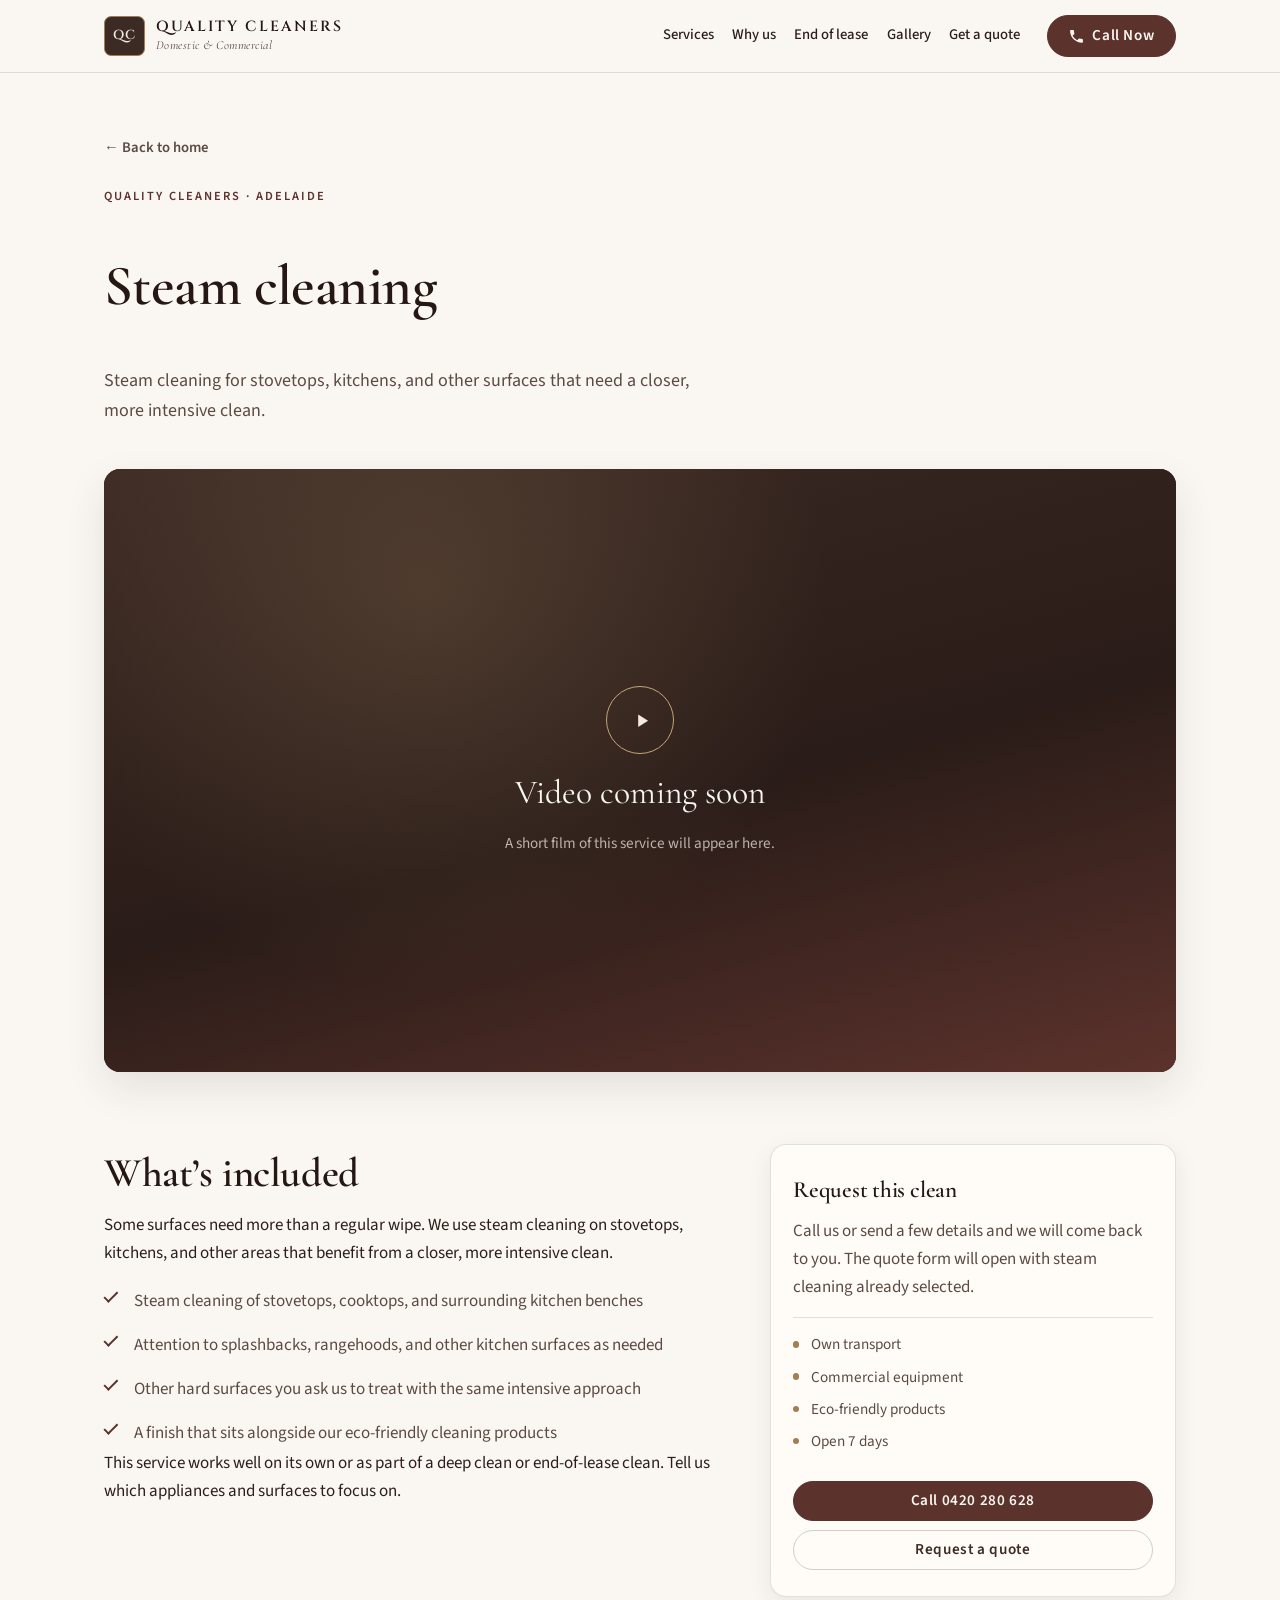
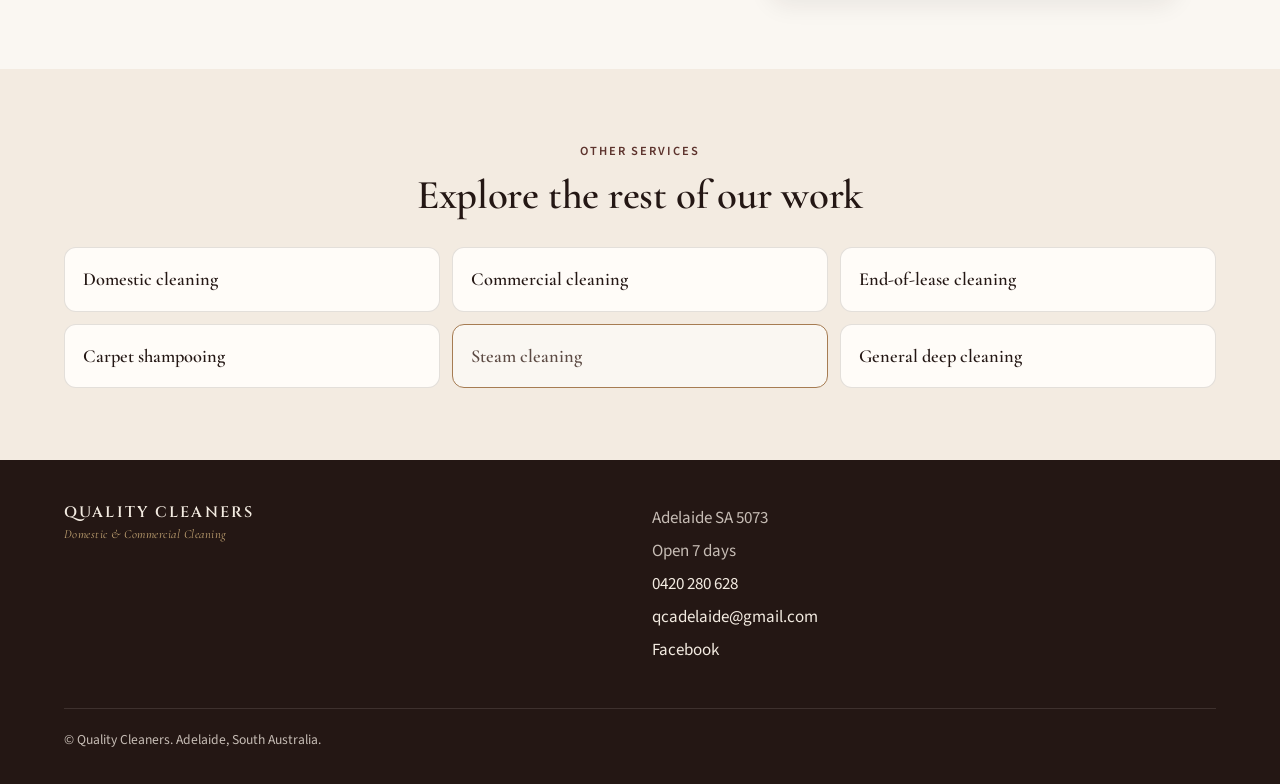
<file: services/steam-cleaning.html>
<!DOCTYPE html>
<html lang="en-AU">
<head>
  <meta charset="utf-8">
  <meta name="viewport" content="width=device-width, initial-scale=1">
  <title>Steam Cleaning for Kitchens and Stovetops in Adelaide | Quality Cleaners</title>
  <meta name="description" content="Steam cleaning for stovetops, kitchens, and other surfaces in Adelaide homes and workplaces. Open 7 days.">
  <meta name="theme-color" content="#3C2A24">
  <meta name="robots" content="index, follow">
  <meta name="geo.region" content="AU-SA">
  <meta name="geo.placename" content="Adelaide">
  <meta name="author" content="Quality Cleaners">
  <!-- TODO: Add a canonical URL and absolute og:image URL once the site has a live domain. -->
  <meta property="og:type" content="website">
  <meta property="og:locale" content="en_AU">
  <meta property="og:site_name" content="Quality Cleaners">
  <meta property="og:title" content="Steam Cleaning for Kitchens and Stovetops in Adelaide | Quality Cleaners">
  <meta property="og:description" content="Steam cleaning for stovetops, kitchens, and other surfaces in Adelaide homes and workplaces. Open 7 days.">
  <meta property="og:image" content="../images/og-image.jpg">
  <meta property="og:image:width" content="1200">
  <meta property="og:image:height" content="630">
  <meta property="og:image:alt" content="Quality Cleaners — a freshly cleaned kitchen in Adelaide.">
  <meta name="twitter:card" content="summary_large_image">
  <meta name="twitter:title" content="Steam Cleaning for Kitchens and Stovetops in Adelaide | Quality Cleaners">
  <meta name="twitter:description" content="Steam cleaning for stovetops, kitchens, and other surfaces in Adelaide homes and workplaces. Open 7 days.">
  <meta name="twitter:image" content="../images/og-image.jpg">
  <link rel="icon" href="../favicon.svg" type="image/svg+xml">
  <link rel="icon" href="../favicon.ico" sizes="any">
  <link rel="icon" href="../favicon-32.png" type="image/png" sizes="32x32">
  <link rel="apple-touch-icon" href="../apple-touch-icon.png">
  <link rel="preload" href="../fonts/cinzel-normal-400-900-latin.woff2" as="font" type="font/woff2" crossorigin>
  <link rel="preload" href="../fonts/cormorant-garamond-normal-400-700-latin.woff2" as="font" type="font/woff2" crossorigin>
  <link rel="preload" href="../fonts/source-sans-3-normal-200-900-latin.woff2" as="font" type="font/woff2" crossorigin>
  <link rel="stylesheet" href="../css/fonts.css">
  <link rel="stylesheet" href="../css/styles.css">
</head>
<body id="top">
  <a class="skip-link" href="#main">Skip to content</a>

  <header class="site-header" id="header">
    <div class="header-inner">
      <a class="logo" href="../index.html">
        <span class="logo-mark" aria-hidden="true">QC</span>
        <span class="logo-text">
          <span class="logo-name">Quality Cleaners</span>
          <span class="logo-tag">Domestic &amp; Commercial</span>
        </span>
      </a>
      <nav class="nav" id="site-nav" aria-label="Primary">
        <a href="../index.html#services">Services</a>
        <a href="../index.html#why-us">Why us</a>
        <a href="../index.html#end-of-lease">End of lease</a>
        <a href="../index.html#gallery">Gallery</a>
        <a href="../index.html#quote">Get a quote</a>
      </nav>
      <a class="btn btn-call" href="tel:+61420280628">
        <svg class="icon" viewBox="0 0 24 24" aria-hidden="true"><path fill="currentColor" d="M6.6 10.8c1.4 2.8 3.8 5.1 6.6 6.6l2.2-2.2c.3-.3.7-.4 1.1-.2 1.2.4 2.5.6 3.8.6.6 0 1 .4 1 1V20c0 .6-.4 1-1 1C10.6 21 3 13.4 3 4c0-.6.4-1 1-1h3.5c.6 0 1 .4 1 1 0 1.3.2 2.6.6 3.8.1.4 0 .8-.3 1.1L6.6 10.8z"/></svg>
        Call Now
      </a>
      <button class="nav-toggle" type="button" aria-expanded="false" aria-controls="site-nav" aria-label="Open menu">
        <span></span><span></span><span></span>
      </button>
    </div>
  </header>

  <main id="main">
    <section class="service-hero" aria-labelledby="service-title">
      <a class="page-back" href="../index.html">← Back to home</a>
      <p class="eyebrow">Quality Cleaners · Adelaide</p>
      <h1 id="service-title">Steam cleaning</h1>
      <p class="lead">Steam cleaning for stovetops, kitchens, and other surfaces that need a closer, more intensive clean.</p>
    </section>

    <section class="service-media" aria-label="Service video">
      <div class="video-frame is-ready" data-service-video>
        <video autoplay muted loop playsinline preload="auto" poster="../images/steam-cleaning-poster.jpg" src="../videos/steam-cleaning.mp4" aria-hidden="true">
          Your browser does not play this video. You can <a href="../videos/steam-cleaning.mp4">download it</a> instead.
        </video>
        <div class="video-placeholder" hidden>
          <span class="play-mark" aria-hidden="true">
            <svg viewBox="0 0 24 24" fill="currentColor"><path d="M8 5v14l11-7z"/></svg>
          </span>
          <p>Video coming soon</p>
          <p class="video-note">A short film of this service will appear here.</p>
        </div>
      </div>
    </section>

    <section class="service-body">
      <div>
        <h2>What&rsquo;s included</h2>
        <p>Some surfaces need more than a regular wipe. We use steam cleaning on stovetops, kitchens, and other areas that benefit from a closer, more intensive clean.</p>
        <ul class="checklist">
            <li>Steam cleaning of stovetops, cooktops, and surrounding kitchen benches</li>
            <li>Attention to splashbacks, rangehoods, and other kitchen surfaces as needed</li>
            <li>Other hard surfaces you ask us to treat with the same intensive approach</li>
            <li>A finish that sits alongside our eco-friendly cleaning products</li>
        </ul>
        <p>This service works well on its own or as part of a deep clean or end-of-lease clean. Tell us which appliances and surfaces to focus on.</p>
      </div>
      <aside class="service-aside">
        <h2>Request this clean</h2>
        <p>Call us or send a few details and we will come back to you. The quote form will open with steam cleaning already selected.</p>
        <ul class="service-facts">
          <li>Own transport</li>
          <li>Commercial equipment</li>
          <li>Eco-friendly products</li>
          <li>Open 7 days</li>
        </ul>
        <a class="btn btn-primary" href="tel:+61420280628">Call 0420 280 628</a>
        <a class="btn btn-ghost" href="../index.html?service=steam-cleaning#quote">Request a quote</a>
      </aside>
    </section>

    <section class="other-services" aria-labelledby="other-title">
      <div class="section-head">
        <p class="eyebrow">Other services</p>
        <h2 id="other-title">Explore the rest of our work</h2>
      </div>
      <ul class="other-grid">
        <li><a href="domestic-cleaning.html">Domestic cleaning</a></li>
        <li><a href="commercial-cleaning.html">Commercial cleaning</a></li>
        <li><a href="end-of-lease-cleaning.html">End-of-lease cleaning</a></li>
        <li><a href="carpet-shampooing.html">Carpet shampooing</a></li>
        <li><span class="is-current">Steam cleaning <span class="visually-hidden">(current page)</span></span></li>
        <li><a href="general-deep-cleaning.html">General deep cleaning</a></li>
      </ul>
    </section>
  </main>

  <footer class="site-footer">
    <div class="footer-inner">
      <div class="footer-brand">
        <p class="logo-name">Quality Cleaners</p>
        <p class="logo-tag">Domestic &amp; Commercial Cleaning</p>
      </div>
      <div class="footer-contact">
        <!-- TODO: Confirm street address. An older cover image showed 80 Montacute Road, Hectorville, Adelaide 5073. Displaying only Adelaide SA 5073 until confirmed. -->
        <p>Adelaide SA 5073</p>
        <p>Open 7 days</p>
        <p><a href="tel:+61420280628">0420 280 628</a></p>
        <p><a href="mailto:qcadelaide@gmail.com">qcadelaide@gmail.com</a></p>
        <p><a href="https://www.facebook.com/qcadelaide" rel="noopener noreferrer" target="_blank">Facebook</a></p>
      </div>
      <p class="footer-copy">&copy; Quality Cleaners. Adelaide, South Australia.</p>
    </div>
  </footer>

  <script src="../js/main.js"></script>
</body>
</html>
</file>
<file: css/fonts.css>
/* latin-ext */
@font-face {
  font-family: 'Cinzel';
  font-style: normal;
  font-weight: 400 900;
  font-display: swap;
  src: url(../fonts/cinzel-normal-400-900-latin-ext.woff2) format('woff2');
  unicode-range: U+0100-02BA, U+02BD-02C5, U+02C7-02CC, U+02CE-02D7, U+02DD-02FF, U+0304, U+0308, U+0329, U+1D00-1DBF, U+1E00-1E9F, U+1EF2-1EFF, U+2020, U+20A0-20AB, U+20AD-20C4, U+2113, U+2C60-2C7F, U+A720-A7FF;
}

/* latin */
@font-face {
  font-family: 'Cinzel';
  font-style: normal;
  font-weight: 400 900;
  font-display: swap;
  src: url(../fonts/cinzel-normal-400-900-latin.woff2) format('woff2');
  unicode-range: U+0000-00FF, U+0131, U+0152-0153, U+02BB-02BC, U+02C6, U+02DA, U+02DC, U+0304, U+0308, U+0329, U+2000-206F, U+20AC, U+2122, U+2191, U+2193, U+2212, U+2215, U+FEFF, U+FFFD;
}

/* latin-ext */
@font-face {
  font-family: 'Cormorant Garamond';
  font-style: italic;
  font-weight: 400 700;
  font-display: swap;
  src: url(../fonts/cormorant-garamond-italic-400-700-latin-ext.woff2) format('woff2');
  unicode-range: U+0100-02BA, U+02BD-02C5, U+02C7-02CC, U+02CE-02D7, U+02DD-02FF, U+0304, U+0308, U+0329, U+1D00-1DBF, U+1E00-1E9F, U+1EF2-1EFF, U+2020, U+20A0-20AB, U+20AD-20C4, U+2113, U+2C60-2C7F, U+A720-A7FF;
}

/* latin */
@font-face {
  font-family: 'Cormorant Garamond';
  font-style: italic;
  font-weight: 400 700;
  font-display: swap;
  src: url(../fonts/cormorant-garamond-italic-400-700-latin.woff2) format('woff2');
  unicode-range: U+0000-00FF, U+0131, U+0152-0153, U+02BB-02BC, U+02C6, U+02DA, U+02DC, U+0304, U+0308, U+0329, U+2000-206F, U+20AC, U+2122, U+2191, U+2193, U+2212, U+2215, U+FEFF, U+FFFD;
}

/* latin-ext */
@font-face {
  font-family: 'Cormorant Garamond';
  font-style: normal;
  font-weight: 400 700;
  font-display: swap;
  src: url(../fonts/cormorant-garamond-normal-400-700-latin-ext.woff2) format('woff2');
  unicode-range: U+0100-02BA, U+02BD-02C5, U+02C7-02CC, U+02CE-02D7, U+02DD-02FF, U+0304, U+0308, U+0329, U+1D00-1DBF, U+1E00-1E9F, U+1EF2-1EFF, U+2020, U+20A0-20AB, U+20AD-20C4, U+2113, U+2C60-2C7F, U+A720-A7FF;
}

/* latin */
@font-face {
  font-family: 'Cormorant Garamond';
  font-style: normal;
  font-weight: 400 700;
  font-display: swap;
  src: url(../fonts/cormorant-garamond-normal-400-700-latin.woff2) format('woff2');
  unicode-range: U+0000-00FF, U+0131, U+0152-0153, U+02BB-02BC, U+02C6, U+02DA, U+02DC, U+0304, U+0308, U+0329, U+2000-206F, U+20AC, U+2122, U+2191, U+2193, U+2212, U+2215, U+FEFF, U+FFFD;
}

/* latin-ext */
@font-face {
  font-family: 'Source Sans 3';
  font-style: italic;
  font-weight: 200 900;
  font-display: swap;
  src: url(../fonts/source-sans-3-italic-200-900-latin-ext.woff2) format('woff2');
  unicode-range: U+0100-02BA, U+02BD-02C5, U+02C7-02CC, U+02CE-02D7, U+02DD-02FF, U+0304, U+0308, U+0329, U+1D00-1DBF, U+1E00-1E9F, U+1EF2-1EFF, U+2020, U+20A0-20AB, U+20AD-20C4, U+2113, U+2C60-2C7F, U+A720-A7FF;
}

/* latin */
@font-face {
  font-family: 'Source Sans 3';
  font-style: italic;
  font-weight: 200 900;
  font-display: swap;
  src: url(../fonts/source-sans-3-italic-200-900-latin.woff2) format('woff2');
  unicode-range: U+0000-00FF, U+0131, U+0152-0153, U+02BB-02BC, U+02C6, U+02DA, U+02DC, U+0304, U+0308, U+0329, U+2000-206F, U+20AC, U+2122, U+2191, U+2193, U+2212, U+2215, U+FEFF, U+FFFD;
}

/* latin-ext */
@font-face {
  font-family: 'Source Sans 3';
  font-style: normal;
  font-weight: 200 900;
  font-display: swap;
  src: url(../fonts/source-sans-3-normal-200-900-latin-ext.woff2) format('woff2');
  unicode-range: U+0100-02BA, U+02BD-02C5, U+02C7-02CC, U+02CE-02D7, U+02DD-02FF, U+0304, U+0308, U+0329, U+1D00-1DBF, U+1E00-1E9F, U+1EF2-1EFF, U+2020, U+20A0-20AB, U+20AD-20C4, U+2113, U+2C60-2C7F, U+A720-A7FF;
}

/* latin */
@font-face {
  font-family: 'Source Sans 3';
  font-style: normal;
  font-weight: 200 900;
  font-display: swap;
  src: url(../fonts/source-sans-3-normal-200-900-latin.woff2) format('woff2');
  unicode-range: U+0000-00FF, U+0131, U+0152-0153, U+02BB-02BC, U+02C6, U+02DA, U+02DC, U+0304, U+0308, U+0329, U+2000-206F, U+20AC, U+2122, U+2191, U+2193, U+2212, U+2215, U+FEFF, U+FFFD;
}
</file>
<file: css/styles.css>
/* Quality Cleaners — cream and burgundy-brown */

:root {
  --cream: #F3EBE1;
  --cream-light: #FAF7F2;
  --cream-dark: #E6D9CB;
  --ink: #2C1F1B;
  --ink-soft: #5C4A43;
  --brown: #3C2A24;
  --brown-deep: #241714;
  --burgundy: #5C322C;
  --burgundy-hover: #4A2722;
  --bronze: #A67C52;
  --bronze-soft: #C4A574;
  --line: rgba(60, 42, 36, 0.14);
  --line-strong: rgba(60, 42, 36, 0.22);
  --white: #FFFCF8;
  --shadow: 0 16px 40px rgba(36, 23, 20, 0.10);
  --shadow-soft: 0 8px 24px rgba(36, 23, 20, 0.08);
  --header-h: 4.5rem;
  --max: 72rem;
  --gutter: clamp(1.25rem, 4vw, 2.5rem);
  --font-serif-display: "Cinzel", "Times New Roman", Georgia, serif;
  --font-serif: "Cormorant Garamond", Georgia, "Times New Roman", serif;
  --font-sans: "Source Sans 3", "Source Sans Pro", "Segoe UI", sans-serif;
  --radius: 0.75rem;
}

*, *::before, *::after { box-sizing: border-box; }

html {
  scroll-behavior: smooth;
  scroll-padding-top: calc(var(--header-h) + 0.75rem);
}

@media (prefers-reduced-motion: reduce) {
  html { scroll-behavior: auto; }
  *, *::before, *::after {
    animation-duration: 0.01ms !important;
    animation-iteration-count: 1 !important;
    transition-duration: 0.01ms !important;
  }
}

body {
  margin: 0;
  font-family: var(--font-sans);
  font-size: 1.0625rem;
  line-height: 1.65;
  color: var(--ink);
  background: var(--cream-light);
  -webkit-font-smoothing: antialiased;
  text-rendering: optimizeLegibility;
}

img {
  max-width: 100%;
  height: auto;
  display: block;
}

a {
  color: var(--burgundy);
  text-decoration-thickness: 1px;
  text-underline-offset: 0.18em;
}

a:hover { color: var(--brown-deep); }

h1, h2, h3, .logo-name {
  font-family: var(--font-serif);
  font-weight: 600;
  color: var(--brown-deep);
  letter-spacing: -0.01em;
  line-height: 1.15;
  font-variant-numeric: lining-nums;
}

h1 { font-size: clamp(2.15rem, 4.6vw, 3.55rem); font-weight: 600; }
h2 { font-size: clamp(1.85rem, 3.2vw, 2.65rem); margin: 0.35rem 0 0.85rem; }
h3 { font-size: 1.35rem; margin: 0 0 0.4rem; font-weight: 600; }

p { margin: 0 0 1rem; }
p:last-child { margin-bottom: 0; }

:focus-visible {
  outline: 2px solid var(--bronze);
  outline-offset: 3px;
}

.skip-link {
  position: absolute;
  left: 1rem;
  top: -4rem;
  z-index: 100;
  background: var(--brown);
  color: var(--cream);
  padding: 0.6rem 1rem;
  text-decoration: none;
}
.skip-link:focus { top: 0.75rem; color: var(--cream); }

/* Buttons */
.btn {
  display: inline-flex;
  align-items: center;
  justify-content: center;
  gap: 0.45rem;
  font-family: var(--font-sans);
  font-size: 0.95rem;
  font-weight: 600;
  letter-spacing: 0.04em;
  text-decoration: none;
  border: 1px solid transparent;
  border-radius: 999px;
  padding: 0.72rem 1.3rem;
  cursor: pointer;
  line-height: 1;
  transition: background 0.18s ease, color 0.18s ease, border-color 0.18s ease, transform 0.18s ease;
}
.btn .icon { width: 1.05rem; height: 1.05rem; flex: none; }
.btn-primary {
  background: var(--burgundy);
  color: var(--cream-light);
  border-color: var(--burgundy);
}
.btn-primary:hover {
  background: var(--burgundy-hover);
  color: var(--cream-light);
  border-color: var(--burgundy-hover);
}
.btn-call {
  background: var(--burgundy);
  color: var(--cream-light);
  border-color: var(--burgundy);
  white-space: nowrap;
}
.btn-call:hover {
  background: var(--burgundy-hover);
  color: var(--cream-light);
}
.btn-ghost {
  background: transparent;
  color: var(--brown);
  border-color: var(--line-strong);
}
.btn-ghost:hover {
  background: var(--cream);
  color: var(--brown-deep);
  border-color: var(--brown);
}
.btn-submit { width: 100%; padding: 0.9rem 1.3rem; }

/* Header */
.site-header {
  position: sticky;
  top: 0;
  z-index: 50;
  background: rgba(250, 247, 242, 0.92);
  backdrop-filter: blur(14px);
  -webkit-backdrop-filter: blur(14px);
  border-bottom: 1px solid var(--line);
  transition: box-shadow 0.2s ease;
}
.site-header.is-scrolled { box-shadow: var(--shadow-soft); }

.header-inner {
  max-width: var(--max);
  margin: 0 auto;
  padding: 0.7rem var(--gutter);
  min-height: var(--header-h);
  display: flex;
  align-items: center;
  gap: 1.25rem;
}

.logo {
  display: flex;
  align-items: center;
  gap: 0.7rem;
  text-decoration: none;
  color: var(--brown-deep);
  min-width: 0;
}
.logo:hover { color: var(--brown-deep); }

.logo-mark {
  flex: none;
  width: 2.55rem;
  height: 2.55rem;
  border-radius: 0.45rem;
  background: var(--brown);
  color: var(--cream);
  border: 1px solid var(--bronze);
  display: grid;
  place-items: center;
  font-family: var(--font-serif-display);
  font-weight: 600;
  font-size: 0.82rem;
  letter-spacing: 0.04em;
  box-shadow: inset 0 0 0 2px var(--brown);
}

.logo-text { display: flex; flex-direction: column; line-height: 1.1; }
.logo-name {
  font-family: var(--font-serif-display);
  font-size: 0.92rem;
  font-weight: 600;
  letter-spacing: 0.14em;
  text-transform: uppercase;
  margin: 0;
}
.logo-tag {
  font-family: var(--font-serif);
  font-size: 0.78rem;
  font-style: italic;
  color: var(--ink-soft);
  letter-spacing: 0.04em;
  margin-top: 0.15rem;
}

.nav {
  display: none;
  align-items: center;
  gap: 0.15rem 1.15rem;
  margin-left: auto;
}
.nav a {
  color: var(--ink);
  text-decoration: none;
  font-size: 0.92rem;
  font-weight: 500;
  padding: 0.25rem 0;
  border-bottom: 1px solid transparent;
}
.nav a:hover {
  color: var(--burgundy);
  border-bottom-color: var(--bronze);
}

.header-inner .btn-call { margin-left: auto; }
.nav-toggle {
  display: inline-flex;
  flex-direction: column;
  justify-content: center;
  gap: 5px;
  width: 2.5rem;
  height: 2.5rem;
  padding: 0.5rem;
  border: 1px solid var(--line-strong);
  border-radius: 0.4rem;
  background: transparent;
  cursor: pointer;
}
.nav-toggle span {
  display: block;
  height: 1.5px;
  background: var(--brown);
  border-radius: 1px;
  transition: transform 0.2s ease, opacity 0.2s ease;
}
.nav-toggle[aria-expanded="true"] span:nth-child(1) { transform: translateY(6.5px) rotate(45deg); }
.nav-toggle[aria-expanded="true"] span:nth-child(2) { opacity: 0; }
.nav-toggle[aria-expanded="true"] span:nth-child(3) { transform: translateY(-6.5px) rotate(-45deg); }

@media (min-width: 960px) {
  .nav { display: flex; }
  .nav-toggle { display: none; }
  .header-inner .btn-call { margin-left: 0.4rem; }
}

/* Mobile nav panel */
@media (max-width: 959px) {
  .nav {
    display: flex;
    flex-direction: column;
    align-items: stretch;
    gap: 0;
    position: absolute;
    left: 0;
    right: 0;
    top: 100%;
    background: var(--cream-light);
    border-bottom: 1px solid var(--line);
    padding: 0.5rem var(--gutter) 1.1rem;
    box-shadow: var(--shadow-soft);
    transform-origin: top;
  }
  .nav:not(.is-open) { display: none; }
  .nav a {
    padding: 0.75rem 0;
    border-bottom: 1px solid var(--line);
    font-size: 1.05rem;
  }
  .nav a:last-child { border-bottom: 0; }
  body.nav-open { overflow: hidden; }
}

/* Hero — full-bleed looping background video */
.hero {
  position: relative;
  isolation: isolate;
  max-width: none;
  margin: 0;
  padding: 0;
  display: block;
  min-height: calc(92vh - var(--header-h));
  min-height: calc(92svh - var(--header-h));
  overflow: hidden;
  background: var(--cream-light);
}
.hero-media,
.hero-overlay {
  position: absolute;
  inset: 0;
  z-index: 0;
}
.hero-overlay {
  z-index: 1;
  pointer-events: none;
  /* Lighter cream wash so both cleaners in the film stay visible. */
  background: linear-gradient(
    105deg,
    rgba(250, 247, 242, 0.63) 0%,
    rgba(250, 247, 242, 0.62) 36%,
    rgba(243, 235, 225, 0.46) 52%,
    rgba(36, 23, 20, 0.18) 78%,
    rgba(36, 23, 20, 0.25) 100%
  );
}
.hero-media {
  background: var(--brown-deep) url("../images/hero-poster.jpg") center 42% / cover no-repeat;
}
.hero-media video {
  display: block;
  width: 100%;
  height: 100%;
  object-fit: cover;
  object-position: center 42%;
}
.hero-inner {
  position: relative;
  z-index: 2;
  max-width: var(--max);
  margin: 0 auto;
  padding: clamp(2.5rem, 6vw, 5.5rem) var(--gutter);
  min-height: inherit;
  display: flex;
  align-items: center;
}
.hero-copy {
  max-width: 36rem;
  text-shadow:
    0 1px 0 rgba(250, 247, 242, 0.92),
    0 0 18px rgba(250, 247, 242, 0.8),
    0 0 36px rgba(250, 247, 242, 0.5);
}
.hero-copy h1 {
  text-shadow:
    0 1px 0 rgba(250, 247, 242, 0.95),
    0 0 20px rgba(250, 247, 242, 0.88),
    0 0 40px rgba(250, 247, 242, 0.6);
}
.hero-copy .btn,
.hero-copy .btn-ghost {
  text-shadow: none;
}
.hero-copy .btn-ghost {
  background: rgba(250, 247, 242, 0.86);
}

@media (max-width: 879px) {
  .hero {
    min-height: calc(100vh - var(--header-h));
    min-height: calc(100svh - var(--header-h));
  }
  .hero-overlay {
    background: linear-gradient(
      180deg,
      rgba(250, 247, 242, 0.63) 0%,
      rgba(250, 247, 242, 0.61) 42%,
      rgba(243, 235, 225, 0.36) 64%,
      rgba(36, 23, 20, 0.20) 100%
    );
  }
  .hero-inner {
    align-items: flex-start;
    padding-top: clamp(2rem, 6vw, 3rem);
    padding-bottom: 4rem;
  }
}

@media (prefers-reduced-motion: reduce) {
  .hero-media video { display: none; }
}


.eyebrow {
  font-family: var(--font-sans);
  font-size: 0.78rem;
  font-weight: 600;
  letter-spacing: 0.16em;
  text-transform: uppercase;
  color: var(--burgundy);
  margin: 0 0 0.7rem;
}

.lead {
  font-size: 1.125rem;
  color: var(--ink-soft);
  max-width: 38rem;
}

.hero-actions {
  display: flex;
  flex-wrap: wrap;
  gap: 0.7rem;
  margin: 1.5rem 0 1.75rem;
}

.hero-points {
  display: flex;
  flex-wrap: wrap;
  gap: 0.6rem 1.4rem;
  list-style: none;
  padding: 0;
  margin: 0;
  font-size: 0.92rem;
  color: var(--ink-soft);
}
.hero-points li {
  display: flex;
  align-items: center;
  gap: 0.45rem;
}
.hero-points li::before {
  content: "";
  width: 0.45rem;
  height: 0.45rem;
  border-radius: 50%;
  background: var(--bronze);
  flex: none;
}


/* Sections */
.section {
  padding: clamp(3.5rem, 8vw, 6.5rem) var(--gutter);
}
.section-head {
  max-width: 40rem;
  margin: 0 auto 2.75rem;
  text-align: center;
}
.section-intro {
  color: var(--ink-soft);
  font-size: 1.08rem;
}

/* Services */
.services { background: var(--cream); }
.service-grid {
  list-style: none;
  padding: 0;
  margin: 0 auto;
  max-width: var(--max);
  display: grid;
  gap: 1.1rem;
  grid-template-columns: 1fr;
}
@media (min-width: 640px) {
  .service-grid { grid-template-columns: 1fr 1fr; }
}
@media (min-width: 1000px) {
  .service-grid { grid-template-columns: 1fr 1fr 1fr; }
}

.service-card {
  display: flex;
  flex-direction: column;
  height: 100%;
  background: var(--white);
  border: 1px solid var(--line);
  border-radius: var(--radius);
  padding: 1.5rem 1.4rem 1.4rem;
  box-shadow: var(--shadow-soft);
  text-decoration: none;
  color: inherit;
  transition: border-color 0.18s ease, box-shadow 0.18s ease, transform 0.18s ease;
}
a.service-card:hover,
a.service-card:focus-visible {
  border-color: var(--bronze);
  box-shadow: var(--shadow);
  transform: translateY(-3px);
  color: inherit;
}
a.service-card:hover .service-more,
a.service-card:focus-visible .service-more {
  color: var(--burgundy);
  letter-spacing: 0.04em;
}
.service-card h3 { color: var(--brown-deep); }
.service-card p { color: var(--ink-soft); font-size: 0.98rem; margin-bottom: 0.9rem; }
.service-more {
  margin-top: auto;
  font-size: 0.88rem;
  font-weight: 600;
  letter-spacing: 0.03em;
  color: var(--burgundy);
}
.service-icon {
  display: grid;
  place-items: center;
  width: 3rem;
  height: 3rem;
  margin-bottom: 0.9rem;
  color: var(--burgundy);
}
.service-icon svg { width: 2.25rem; height: 2.25rem; stroke-width: 1.85; }

/* Service detail pages */
.service-hero {
  max-width: var(--max);
  margin: 0 auto;
  padding: clamp(2rem, 5vw, 3.75rem) var(--gutter) 0;
}
.page-back {
  display: inline-flex;
  align-items: center;
  gap: 0.35rem;
  font-size: 0.92rem;
  font-weight: 600;
  color: var(--ink-soft);
  text-decoration: none;
  margin-bottom: 1.6rem;
}
.page-back:hover { color: var(--burgundy); }
.service-hero h1 { max-width: 18ch; }
.service-hero .lead { margin-bottom: 0; }

.service-media {
  max-width: var(--max);
  margin: 0 auto;
  padding: clamp(1.75rem, 4vw, 2.75rem) var(--gutter) 0;
}
.video-frame {
  position: relative;
  aspect-ratio: 16 / 9;
  border-radius: 1rem;
  overflow: hidden;
  background: var(--brown-deep);
  box-shadow: var(--shadow);
}
.video-frame video {
  display: block;
  width: 100%;
  height: 100%;
  object-fit: contain;
  background: #1a100e;
  pointer-events: none;
}
.video-frame video[hidden] { display: none; }
.video-placeholder {
  position: absolute;
  inset: 0;
  display: flex;
  flex-direction: column;
  align-items: center;
  justify-content: center;
  gap: 0.65rem;
  padding: 1.5rem;
  text-align: center;
  color: var(--cream);
  background:
    radial-gradient(circle at 30% 20%, rgba(196, 165, 116, 0.18), transparent 45%),
    linear-gradient(165deg, #3C2A24 0%, #2A1C18 55%, #5C322C 100%);
}
.video-placeholder[hidden] { display: none; }
.video-placeholder .play-mark {
  width: 4.25rem;
  height: 4.25rem;
  border: 1.5px solid var(--bronze-soft);
  border-radius: 50%;
  display: grid;
  place-items: center;
  color: var(--cream);
}
.video-placeholder .play-mark svg { width: 1.35rem; height: 1.35rem; margin-left: 3px; }
.video-placeholder p {
  margin: 0;
  font-family: var(--font-serif);
  font-size: clamp(1.6rem, 3vw, 2.1rem);
  color: var(--cream-light);
}
.video-placeholder .video-note {
  font-family: var(--font-sans);
  font-size: 0.95rem;
  color: rgba(243, 235, 225, 0.72);
  max-width: 28rem;
}

.service-body {
  max-width: var(--max);
  margin: 0 auto;
  padding: clamp(2.5rem, 6vw, 4.5rem) var(--gutter);
  display: grid;
  gap: 2.5rem;
}
@media (min-width: 900px) {
  .service-body {
    grid-template-columns: 1.2fr 0.8fr;
    gap: 3.5rem;
    align-items: start;
  }
}
.checklist {
  list-style: none;
  padding: 0;
  margin: 1.1rem 0 0;
  display: grid;
  gap: 0.7rem;
}
.checklist li {
  position: relative;
  padding: 0.15rem 0 0.15rem 1.85rem;
  color: var(--ink-soft);
}
.checklist li::before {
  content: "";
  position: absolute;
  left: 0;
  top: 0.45rem;
  width: 0.85rem;
  height: 0.45rem;
  border-left: 2px solid var(--burgundy);
  border-bottom: 2px solid var(--burgundy);
  transform: rotate(-45deg);
}
.service-aside {
  background: var(--white);
  border: 1px solid var(--line);
  border-radius: 1rem;
  padding: 1.6rem 1.4rem;
  box-shadow: var(--shadow-soft);
}
.service-aside h2 { font-size: 1.45rem; }
.service-aside p { color: var(--ink-soft); }
.service-aside .btn { width: 100%; margin-top: 0.55rem; }
.service-facts {
  list-style: none;
  padding: 0.9rem 0 0;
  margin: 0.9rem 0 1.1rem;
  border-top: 1px solid var(--line);
  display: grid;
  gap: 0.45rem;
  color: var(--ink-soft);
  font-size: 0.95rem;
}
.service-facts li { padding-left: 1.1rem; position: relative; }
.service-facts li::before {
  content: "";
  position: absolute;
  left: 0;
  top: 0.55rem;
  width: 0.4rem;
  height: 0.4rem;
  border-radius: 50%;
  background: var(--bronze);
}

.other-services {
  background: var(--cream);
  padding: clamp(2.5rem, 6vw, 4.5rem) var(--gutter);
}
.other-services .section-head { margin-bottom: 1.75rem; }
.other-grid {
  list-style: none;
  padding: 0;
  margin: 0 auto;
  max-width: var(--max);
  display: grid;
  gap: 0.75rem;
  grid-template-columns: 1fr;
}
@media (min-width: 640px) {
  .other-grid { grid-template-columns: 1fr 1fr 1fr; }
}
.other-grid a,
.other-grid span {
  display: block;
  background: var(--white);
  border: 1px solid var(--line);
  border-radius: var(--radius);
  padding: 1rem 1.1rem;
  text-decoration: none;
  color: var(--brown-deep);
  font-weight: 600;
  font-family: var(--font-serif);
  font-size: 1.15rem;
}
.other-grid a:hover {
  border-color: var(--bronze);
  color: var(--burgundy);
}
.other-grid .is-current {
  border-color: var(--bronze);
  background: var(--cream-light);
  color: var(--ink-soft);
  font-weight: 600;
}

/* Why us */
.why { background: var(--cream-light); }
.why-layout {
  max-width: var(--max);
  margin: 0 auto;
  display: grid;
  gap: 2rem;
}
@media (min-width: 900px) {
  .why-layout {
    grid-template-columns: 1.15fr 0.85fr;
    gap: 3rem;
    align-items: start;
  }
}
.why-grid {
  list-style: none;
  padding: 0;
  margin: 0;
  display: grid;
  gap: 1.1rem;
}
@media (min-width: 560px) {
  .why-grid { grid-template-columns: 1fr 1fr; }
}
.why-grid li {
  background: var(--white);
  border: 1px solid var(--line);
  border-radius: var(--radius);
  padding: 1.35rem 1.25rem;
  border-top: 2px solid var(--bronze);
}
.why-grid p { color: var(--ink-soft); font-size: 0.98rem; }

.why-aside { margin: 0; }
.why-aside img {
  width: 100%;
  border-radius: var(--radius);
  box-shadow: var(--shadow);
  object-fit: cover;
  aspect-ratio: 4 / 3;
  object-position: 50% 40%;
  background: var(--cream-dark);
}
.why-aside figcaption {
  color: var(--ink-soft);
  margin-top: 0.85rem;
  font-style: italic;
  font-family: var(--font-serif);
  font-size: 1.08rem;
  font-variant-numeric: lining-nums;
}

/* End of lease */
.eol {
  background: var(--brown);
  color: var(--cream);
  display: grid;
  gap: 2.5rem;
}
@media (min-width: 900px) {
  .eol {
    grid-template-columns: minmax(0, 0.95fr) minmax(0, 1.05fr);
    align-items: center;
    padding-left: max(var(--gutter), calc((100% - var(--max)) / 2 + var(--gutter)));
    padding-right: max(var(--gutter), calc((100% - var(--max)) / 2 + var(--gutter)));
  }
}
.eol h2, .eol .eyebrow { color: var(--cream-light); }
.eol .eyebrow { color: var(--bronze-soft); }
.eol p { color: rgba(243, 235, 225, 0.86); }
.eol .btn-primary {
  background: var(--cream);
  color: var(--brown-deep);
  border-color: var(--cream);
  margin-top: 0.6rem;
}
.eol .btn-primary:hover {
  background: var(--cream-dark);
  color: var(--brown-deep);
  border-color: var(--cream-dark);
}
.eol-photos {
  display: grid;
  grid-template-columns: 1.2fr 1fr;
  grid-template-rows: auto auto;
  gap: 0.7rem;
}
.eol-photos figure { margin: 0; overflow: hidden; border-radius: 0.65rem; }
.eol-photos img { width: 100%; height: 100%; object-fit: cover; aspect-ratio: 4 / 3; }
.eol-photos figure:first-child {
  grid-row: 1 / 3;
}
.eol-photos figure:first-child img {
  aspect-ratio: auto;
  height: 100%;
  min-height: 100%;
  object-position: 72% 48%;
}

/* Gallery */
.gallery { background: var(--cream); }
.gallery-grid {
  max-width: var(--max);
  margin: 0 auto;
  display: grid;
  gap: 0.85rem;
  grid-template-columns: 1fr 1fr;
}
@media (min-width: 800px) {
  .gallery-grid { grid-template-columns: repeat(4, 1fr); }
}
.gallery-grid figure {
  margin: 0;
  background: var(--brown-deep);
  border-radius: 0.65rem;
  overflow: hidden;
  position: relative;
}
.gallery-grid img {
  width: 100%;
  height: 100%;
  object-fit: cover;
  aspect-ratio: 1 / 1;
  transition: transform 0.45s ease;
}
.gallery-grid figure:hover img { transform: scale(1.04); }
.gallery-grid figcaption {
  position: absolute;
  left: 0;
  right: 0;
  bottom: 0;
  padding: 2.2rem 0.8rem 0.7rem;
  background: linear-gradient(transparent, rgba(24, 14, 12, 0.82));
  color: var(--cream);
  font-size: 0.82rem;
  letter-spacing: 0.02em;
}
.gallery-grid .wide { grid-column: span 2; }
.gallery-grid .wide img { aspect-ratio: 4 / 3; }
@media (max-width: 799px) {
  .gallery-grid .wide { grid-column: span 2; }
}

/* Service area */
.area {
  background: var(--cream-light);
  padding-top: 2rem;
}
.area-card {
  max-width: 46rem;
  margin: 0 auto;
  text-align: center;
  background: var(--white);
  border: 1px solid var(--line);
  border-radius: 1rem;
  padding: clamp(2rem, 5vw, 3.25rem) clamp(1.25rem, 4vw, 3rem);
  box-shadow: var(--shadow-soft);
}
.area-card p { color: var(--ink-soft); }
.area-address {
  display: flex;
  flex-direction: column;
  gap: 0.2rem;
  margin: 1.4rem 0 1.5rem;
  font-family: var(--font-serif);
  font-size: 1.45rem;
  font-variant-numeric: lining-nums;
  color: var(--brown-deep) !important;
}
.area-address strong {
  font-weight: 600;
  color: var(--brown-deep);
  letter-spacing: 0.02em;
}
.area-address span {
  font-family: var(--font-sans);
  font-size: 0.95rem;
  font-style: normal;
  color: var(--ink-soft);
}
.area-actions {
  display: flex;
  flex-wrap: wrap;
  justify-content: center;
  gap: 0.7rem;
}

/* Quote */
.quote {
  background: var(--cream);
  display: grid;
  gap: 2.5rem;
  max-width: calc(var(--max) + var(--gutter) * 2);
  margin: 0 auto;
}
@media (min-width: 900px) {
  .quote {
    grid-template-columns: 0.9fr 1.1fr;
    gap: 3.5rem;
    align-items: start;
  }
}
.quote-intro .contact-list {
  list-style: none;
  padding: 1.4rem 0 0;
  margin: 1.4rem 0 0;
  border-top: 1px solid var(--line);
  display: grid;
  gap: 0.85rem;
}
.contact-list .label {
  display: block;
  font-size: 0.72rem;
  font-weight: 600;
  letter-spacing: 0.14em;
  text-transform: uppercase;
  color: var(--ink-soft);
  margin-bottom: 0.15rem;
}
.contact-list a { color: var(--brown-deep); text-decoration: none; font-weight: 600; }
.contact-list a:hover { color: var(--burgundy); text-decoration: underline; }

.quote-form {
  background: var(--white);
  border: 1px solid var(--line);
  border-radius: 1rem;
  padding: clamp(1.25rem, 3vw, 2rem);
  box-shadow: var(--shadow-soft);
  display: grid;
  gap: 1rem;
}
.field { display: flex; flex-direction: column; gap: 0.35rem; }
.field-row { display: grid; gap: 1rem; }
@media (min-width: 560px) {
  .field-row { grid-template-columns: 1fr 1fr; }
}
.field label {
  font-size: 0.85rem;
  font-weight: 600;
  color: var(--brown);
}
.field input,
.field select,
.field textarea {
  font: inherit;
  color: var(--ink);
  background: var(--cream-light);
  border: 1px solid var(--line-strong);
  border-radius: 0.45rem;
  padding: 0.7rem 0.8rem;
  width: 100%;
  appearance: none;
}
.field select {
  background-image: url("data:image/svg+xml;utf8,<svg xmlns='http://www.w3.org/2000/svg' width='12' height='8' viewBox='0 0 12 8'><path fill='%233C2A24' d='M1 1l5 5 5-5'/></svg>");
  background-repeat: no-repeat;
  background-position: right 0.8rem center;
  padding-right: 2rem;
}
.field input:focus,
.field select:focus,
.field textarea:focus {
  outline: none;
  border-color: var(--bronze);
  box-shadow: 0 0 0 3px rgba(166, 124, 82, 0.25);
  background: var(--white);
}
.field textarea { resize: vertical; min-height: 8rem; }
.form-note {
  margin: 0;
  font-size: 0.92rem;
  color: var(--ink-soft);
}
.form-note.is-error { color: var(--burgundy); }
.quote-form .is-invalid {
  border-color: var(--burgundy);
}

/* Footer */
.site-footer {
  background: var(--brown-deep);
  color: rgba(243, 235, 225, 0.78);
  padding: 2.75rem var(--gutter) 2rem;
}
.footer-inner {
  max-width: var(--max);
  margin: 0 auto;
  display: grid;
  gap: 1.5rem;
}
.footer-brand .logo-name {
  color: var(--cream);
  font-family: var(--font-serif-display);
  letter-spacing: 0.14em;
  text-transform: uppercase;
  font-size: 0.95rem;
}
.footer-brand .logo-tag { color: var(--bronze-soft); }
.footer-contact { font-variant-numeric: lining-nums; }
.footer-contact p { margin: 0 0 0.3rem; }
.footer-contact a { color: var(--cream); text-decoration: none; }
.footer-contact a:hover { color: var(--bronze-soft); text-decoration: underline; }
.footer-copy {
  margin: 1rem 0 0;
  padding-top: 1.25rem;
  border-top: 1px solid rgba(243, 235, 225, 0.12);
  font-size: 0.85rem;
}
@media (min-width: 720px) {
  .footer-inner {
    grid-template-columns: 1fr 1fr;
    align-items: start;
  }
  .footer-copy { grid-column: 1 / -1; }
}

/* Small tweaks */
@media (max-width: 479px) {
  .hero-actions .btn, .area-actions .btn { width: 100%; }
  .site-header .logo-tag { display: none; }
  .site-header .logo-name {
    font-size: 0.72rem;
    letter-spacing: 0.1em;
    max-width: 9.2rem;
  }
  .header-inner { gap: 0.6rem; padding-left: 1rem; padding-right: 1rem; }
  .btn-call { padding: 0.68rem 0.95rem; }
}

.visually-hidden {
  position: absolute;
  width: 1px;
  height: 1px;
  padding: 0;
  margin: -1px;
  overflow: hidden;
  clip: rect(0, 0, 0, 0);
  white-space: nowrap;
  border: 0;
}

/* Scroll-reveal (JS adds .js; without JS, content stays visible) */
.js .reveal {
  opacity: 0;
  transform: translateY(1.35rem);
  transition: opacity 0.7s ease, transform 0.7s ease;
  transition-delay: var(--reveal-delay, 0s);
}
.js .reveal.is-visible {
  opacity: 1;
  transform: none;
}
.service-grid li:nth-child(1) .reveal,
.why-grid li:nth-child(1),
.gallery-grid figure:nth-child(1) { --reveal-delay: 0s; }
.service-grid li:nth-child(2) .reveal,
.why-grid li:nth-child(2),
.gallery-grid figure:nth-child(2) { --reveal-delay: 0.08s; }
.service-grid li:nth-child(3) .reveal,
.why-grid li:nth-child(3),
.gallery-grid figure:nth-child(3) { --reveal-delay: 0.16s; }
.service-grid li:nth-child(4) .reveal,
.why-grid li:nth-child(4),
.gallery-grid figure:nth-child(4) { --reveal-delay: 0.24s; }
.service-grid li:nth-child(5) .reveal,
.gallery-grid figure:nth-child(5) { --reveal-delay: 0.32s; }
.service-grid li:nth-child(6) .reveal,
.gallery-grid figure:nth-child(6) { --reveal-delay: 0.40s; }
.gallery-grid figure:nth-child(n + 7) { --reveal-delay: 0.16s; }

@media (prefers-reduced-motion: reduce) {
  .js .reveal,
  .js .reveal.is-visible {
    opacity: 1;
    transform: none;
    transition: none;
  }
}
</file>
